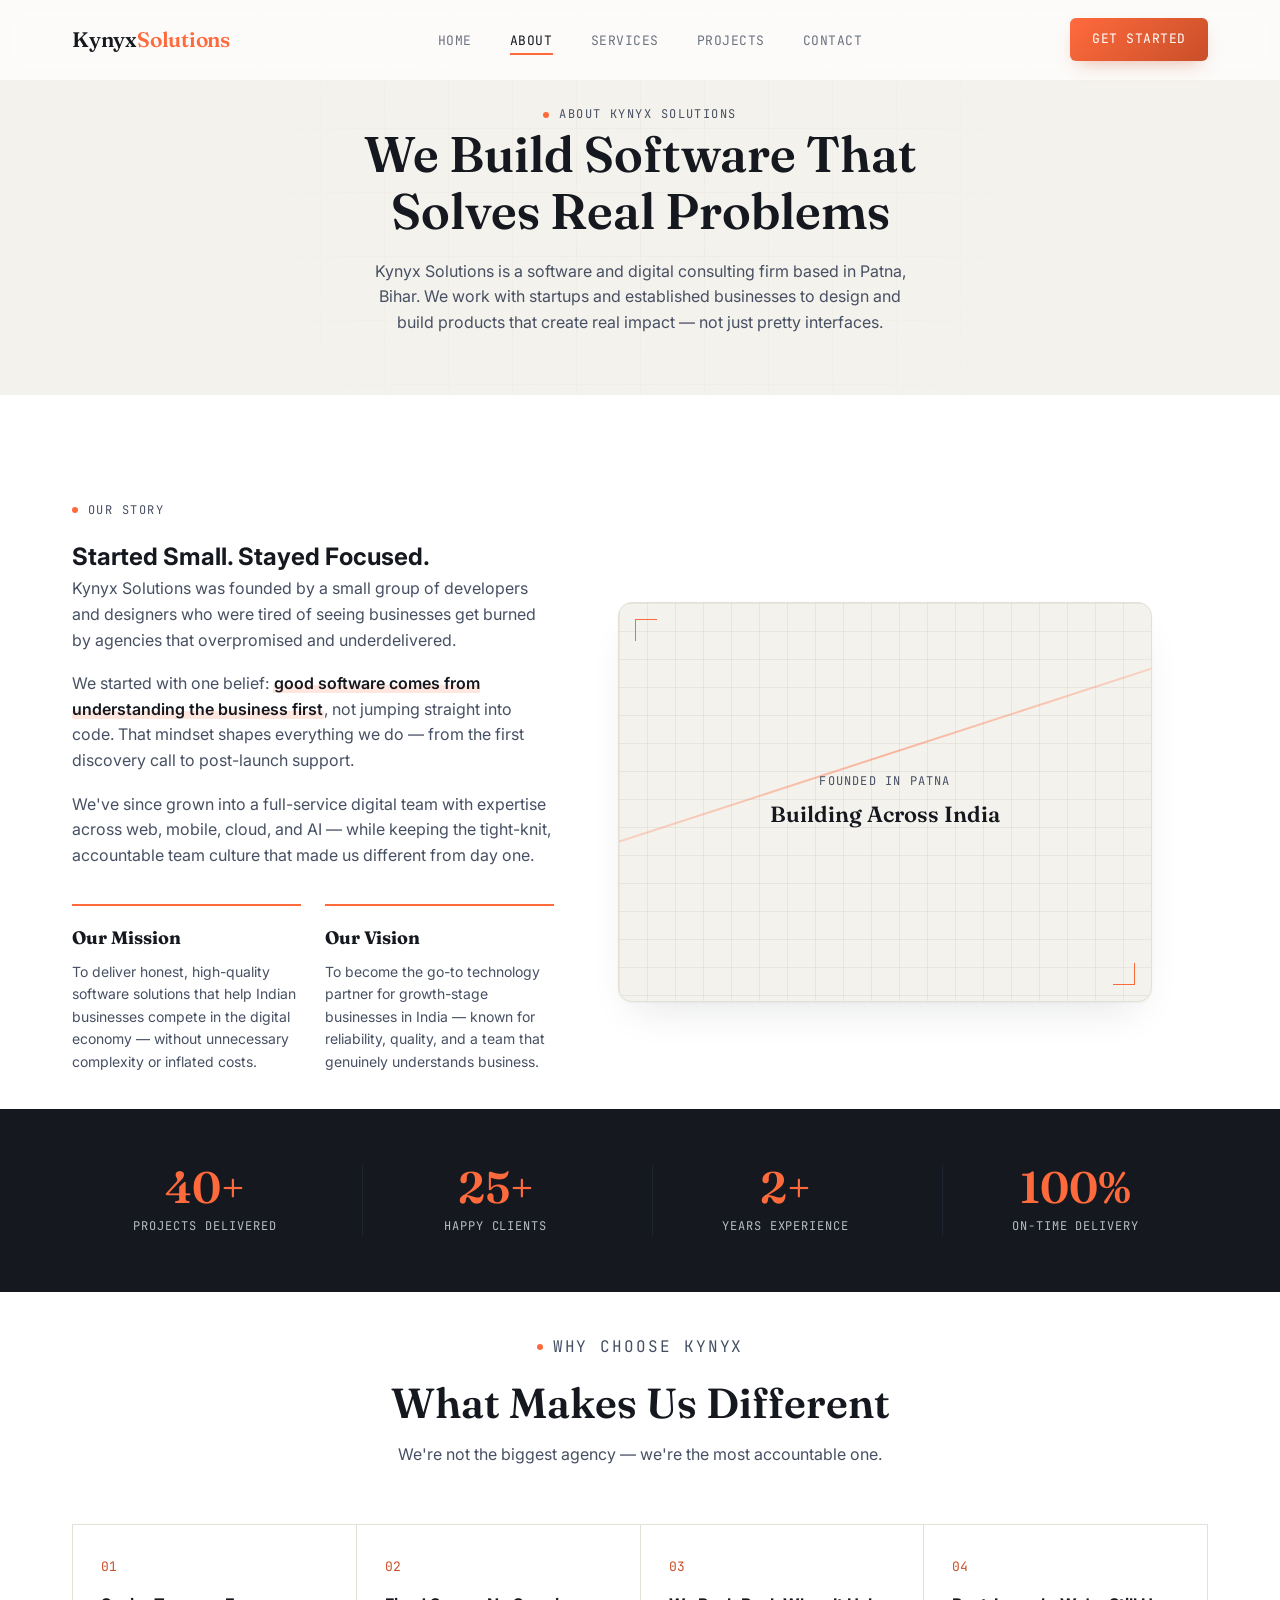
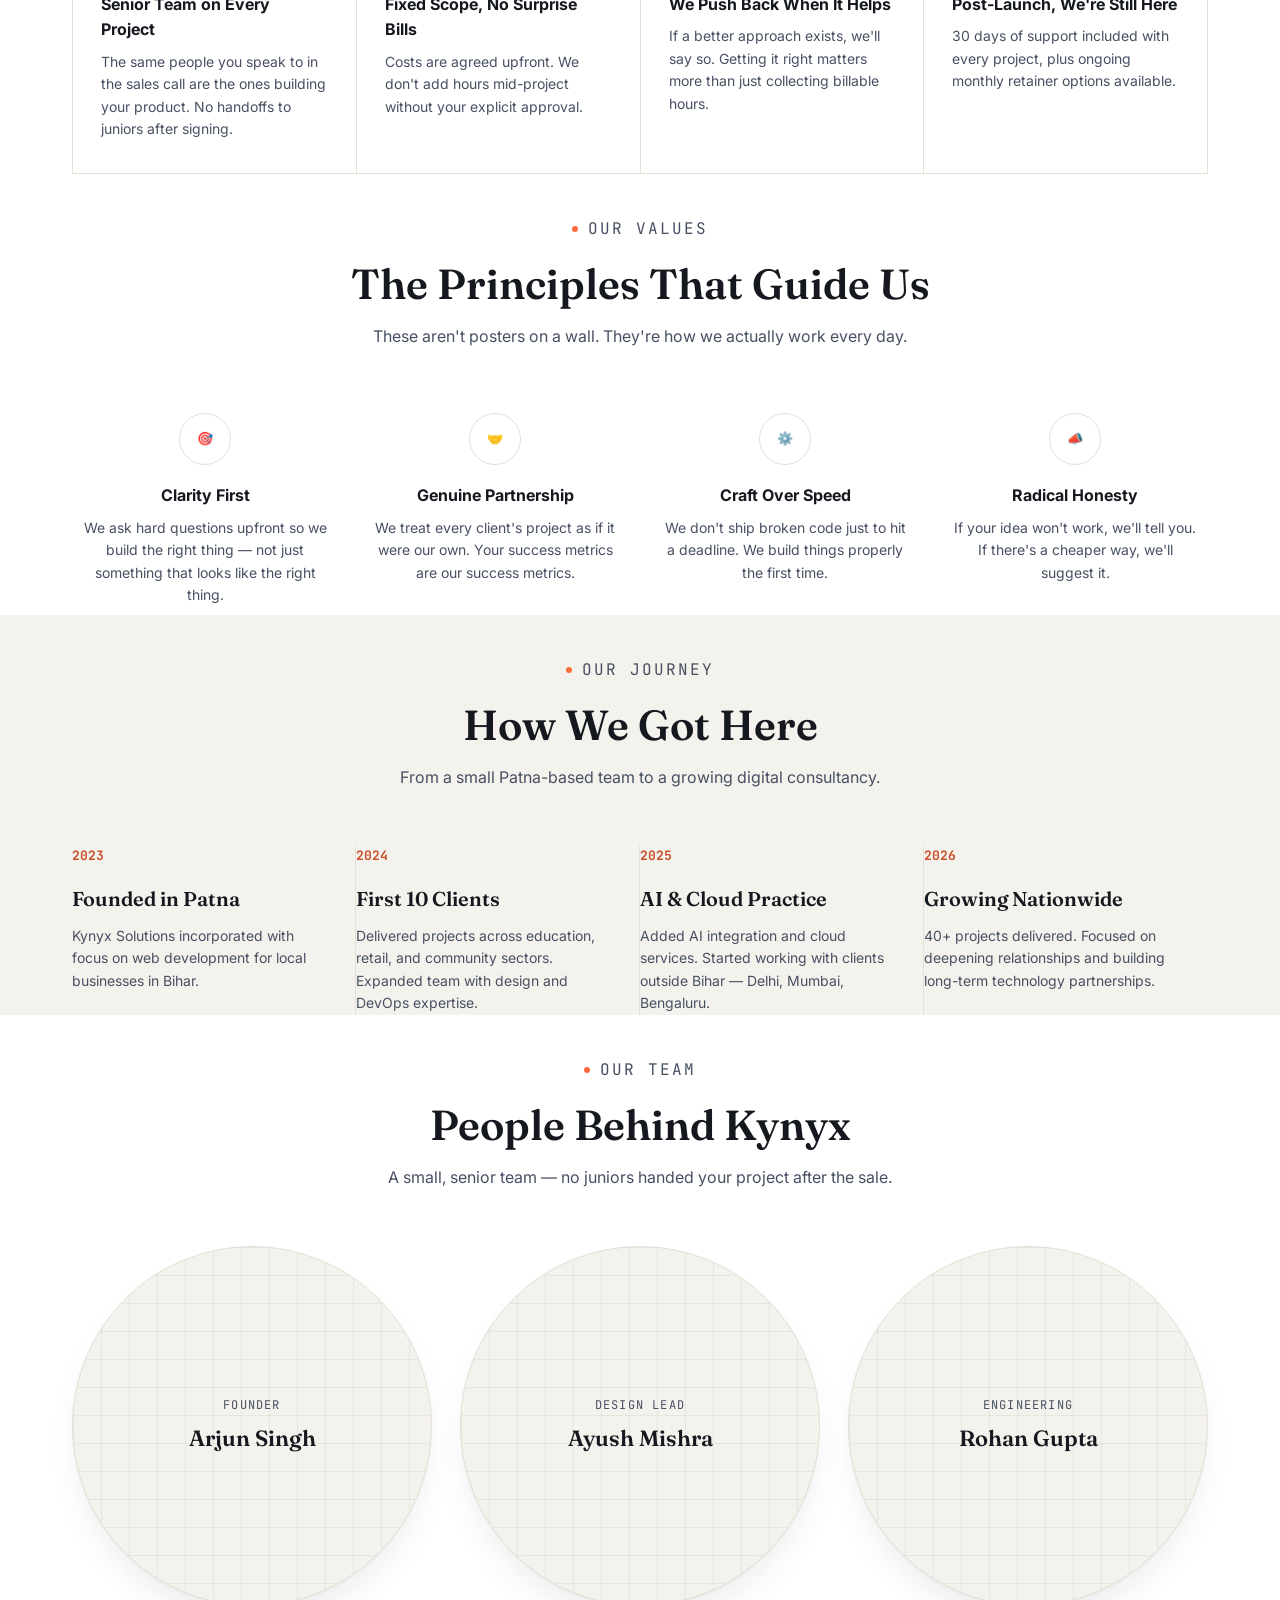
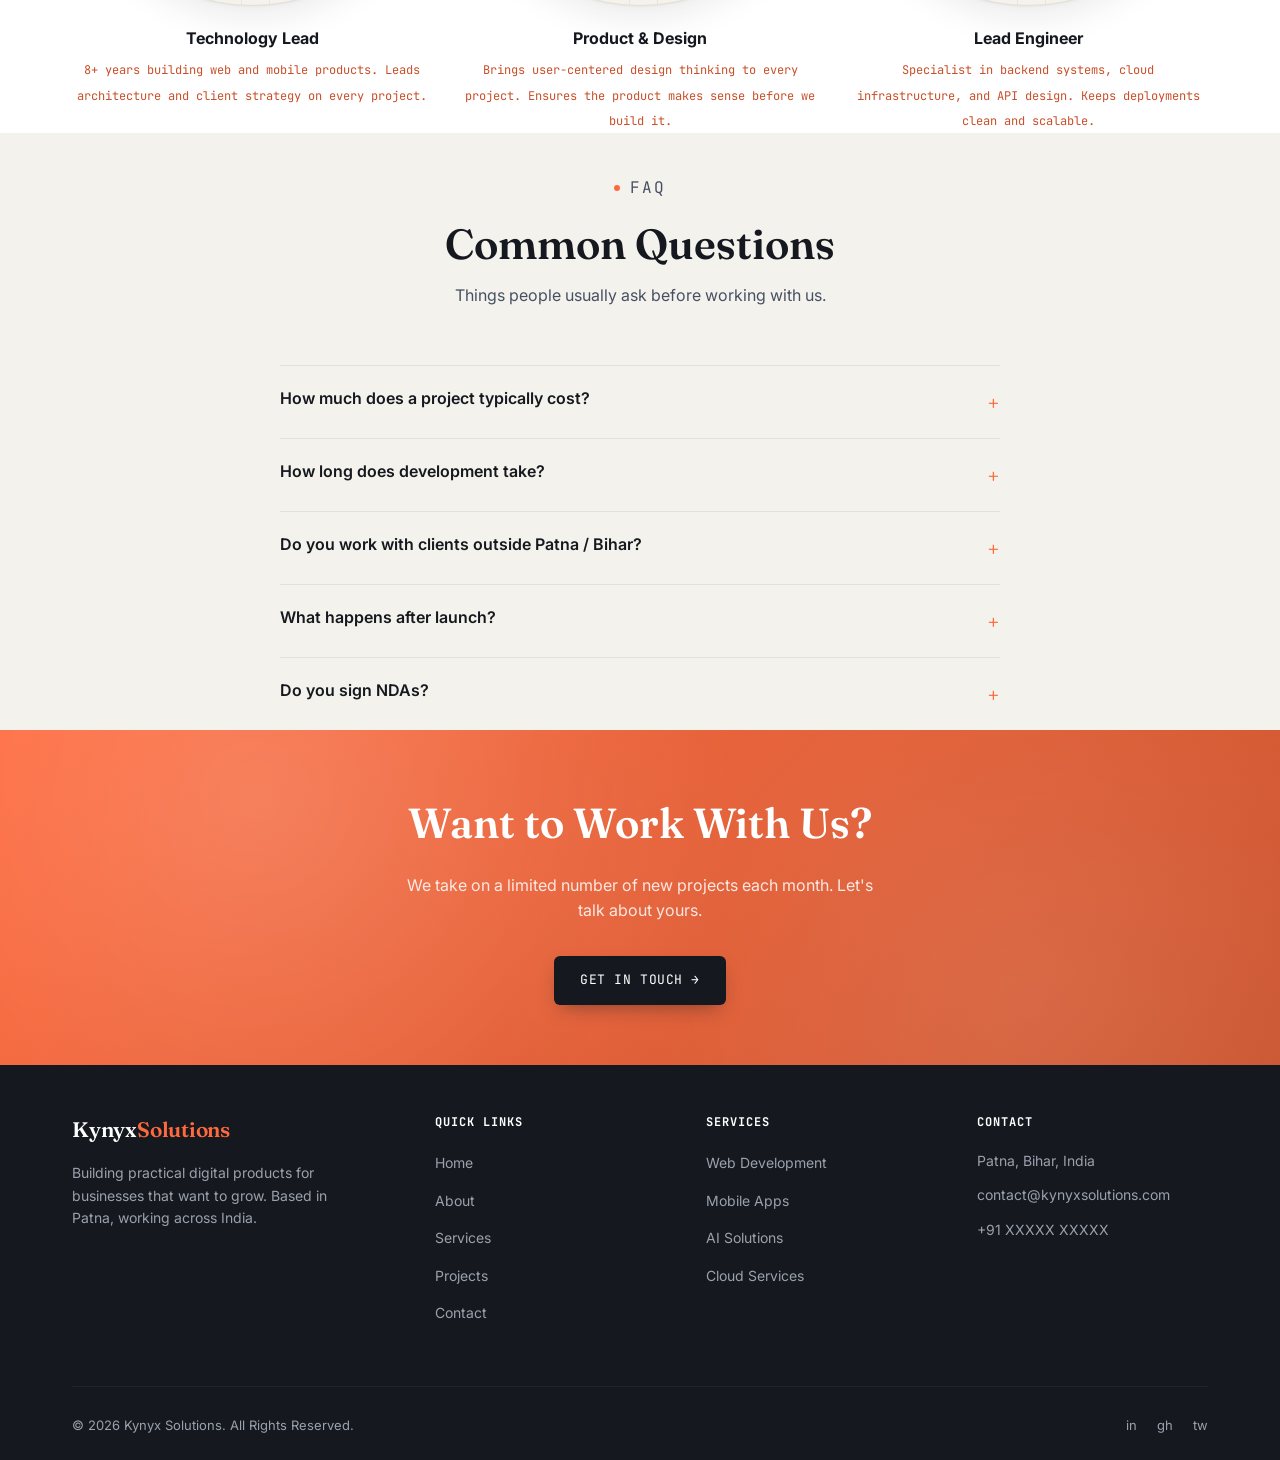
<file: about.html>
<!DOCTYPE html>
<html lang="en">
<head>
  <meta charset="UTF-8" />
  <meta name="viewport" content="width=device-width, initial-scale=1.0" />
  <title>About Us | Kynyx Solutions</title>
  <meta name="description" content="Kynyx Solutions partners with businesses to create innovative digital solutions, improve operational efficiency, and drive sustainable growth." />

  <link rel="preconnect" href="https://fonts.googleapis.com" />
  <link rel="preconnect" href="https://fonts.gstatic.com" crossorigin />
  <link href="https://fonts.googleapis.com/css2?family=Fraunces:opsz,wght@9..144,500;9..144,600;9..144,700&family=Inter:wght@400;500;600&family=JetBrains+Mono:wght@400;500&display=swap" rel="stylesheet" />

  <link rel="stylesheet" href="CSS/style.css" />
  <link rel="stylesheet" href="CSS/responsive.css" />
</head>
<body>

  <!-- ===================== HEADER ===================== -->
  <header class="site-header">
    <nav class="nav">
      <a href="index.html" class="logo">Kynyx<span>Solutions</span></a>
      <ul class="nav-links">
        <li><a href="index.html">Home</a></li>
        <li><a href="about.html" class="active">About</a></li>
        <li><a href="services.html">Services</a></li>
        <li><a href="projects.html">Projects</a></li>
        <li><a href="contact.html">Contact</a></li>
      </ul>
      <a href="contact.html" class="nav-cta">Get Started</a>
      <button class="nav-toggle" aria-label="Toggle navigation menu" aria-expanded="false">
        <span></span><span></span><span></span>
      </button>
    </nav>
  </header>

  <main>

    <!-- ===================== PAGE HERO ===================== -->
    <section class="page-hero">
      <div class="container">
        <p class="eyebrow">About Kynyx Solutions</p>
        <h1>We Build Software That<br>Solves Real Problems</h1>
        <p>
          Kynyx Solutions is a software and digital consulting firm based in Patna, Bihar.
          We work with startups and established businesses to design and build products
          that create real impact — not just pretty interfaces.
        </p>
      </div>
    </section>

    <!-- ===================== OUR STORY ===================== -->
    <section id="story">
      <div class="container split">
        <div class="about-copy">
          <p class="eyebrow">Our Story</p>
          <h2>Started Small. Stayed Focused.</h2>
          <p>
            Kynyx Solutions was founded by a small group of developers and designers who were
            tired of seeing businesses get burned by agencies that overpromised and underdelivered.
          </p>
          <p>
            We started with one belief: <span class="keyword">good software comes from understanding
            the business first</span>, not jumping straight into code. That mindset shapes everything
            we do — from the first discovery call to post-launch support.
          </p>
          <p>
            We've since grown into a full-service digital team with expertise across web, mobile,
            cloud, and AI — while keeping the tight-knit, accountable team culture that made us
            different from day one.
          </p>

          <div class="mission-vision">
            <div class="mv-card">
              <h3>Our Mission</h3>
              <p>To deliver honest, high-quality software solutions that help Indian businesses
              compete in the digital economy — without unnecessary complexity or inflated costs.</p>
            </div>
            <div class="mv-card">
              <h3>Our Vision</h3>
              <p>To become the go-to technology partner for growth-stage businesses in India —
              known for reliability, quality, and a team that genuinely understands business.</p>
            </div>
          </div>
        </div>

        <div class="split-visual viz-panel light">
          <span class="viz-corner tl"></span>
          <span class="viz-corner br"></span>
          <p class="viz-label">Founded in Patna
            <strong>Building Across India</strong>
          </p>
        </div>
      </div>
    </section>

    <!-- ===================== STATS STRIP ===================== -->
    <div class="stats-strip">
      <div class="container">
        <div class="stat">
          <p class="num">40+</p>
          <p class="label">Projects Delivered</p>
        </div>
        <div class="stat">
          <p class="num">25+</p>
          <p class="label">Happy Clients</p>
        </div>
        <div class="stat">
          <p class="num">2+</p>
          <p class="label">Years Experience</p>
        </div>
        <div class="stat">
          <p class="num">100%</p>
          <p class="label">On-Time Delivery</p>
        </div>
      </div>
    </div>

    <!-- ===================== WHY CHOOSE ===================== -->
    <section class="why-band">
      <div class="container">
        <div class="section-head center">
          <p class="eyebrow">Why Choose Kynyx</p>
          <h2>What Makes Us Different</h2>
          <p>We're not the biggest agency — we're the most accountable one.</p>
        </div>

        <div class="why-grid">
          <div class="why-card">
            <span class="feature-mark">01</span>
            <h4>Senior Team on Every Project</h4>
            <p>The same people you speak to in the sales call are the ones building your product. No handoffs to juniors after signing.</p>
          </div>
          <div class="why-card">
            <span class="feature-mark">02</span>
            <h4>Fixed Scope, No Surprise Bills</h4>
            <p>Costs are agreed upfront. We don't add hours mid-project without your explicit approval.</p>
          </div>
          <div class="why-card">
            <span class="feature-mark">03</span>
            <h4>We Push Back When It Helps</h4>
            <p>If a better approach exists, we'll say so. Getting it right matters more than just collecting billable hours.</p>
          </div>
          <div class="why-card">
            <span class="feature-mark">04</span>
            <h4>Post-Launch, We're Still Here</h4>
            <p>30 days of support included with every project, plus ongoing monthly retainer options available.</p>
          </div>
        </div>
      </div>
    </section>

    <!-- ===================== OUR VALUES ===================== -->
    <section id="values">
      <div class="container">
        <div class="section-head center">
          <p class="eyebrow">Our Values</p>
          <h2>The Principles That Guide Us</h2>
          <p>These aren't posters on a wall. They're how we actually work every day.</p>
        </div>

        <div class="values-grid">
          <div class="value-card">
            <div class="value-mark">🎯</div>
            <h4>Clarity First</h4>
            <p>We ask hard questions upfront so we build the right thing — not just something that looks like the right thing.</p>
          </div>
          <div class="value-card">
            <div class="value-mark">🤝</div>
            <h4>Genuine Partnership</h4>
            <p>We treat every client's project as if it were our own. Your success metrics are our success metrics.</p>
          </div>
          <div class="value-card">
            <div class="value-mark">⚙️</div>
            <h4>Craft Over Speed</h4>
            <p>We don't ship broken code just to hit a deadline. We build things properly the first time.</p>
          </div>
          <div class="value-card">
            <div class="value-mark">📣</div>
            <h4>Radical Honesty</h4>
            <p>If your idea won't work, we'll tell you. If there's a cheaper way, we'll suggest it.</p>
          </div>
        </div>
      </div>
    </section>

    <!-- ===================== OUR JOURNEY ===================== -->
    <section id="journey" style="background: var(--paper-dim);">
      <div class="container">
        <div class="section-head center">
          <p class="eyebrow">Our Journey</p>
          <h2>How We Got Here</h2>
          <p>From a small Patna-based team to a growing digital consultancy.</p>
        </div>

        <div class="process-list">
          <div class="process-step">
            <p class="step-num"><strong>2023</strong></p>
            <h3>Founded in Patna</h3>
            <p>Kynyx Solutions incorporated with focus on web development for local businesses in Bihar.</p>
          </div>
          <div class="process-step">
            <p class="step-num"><strong>2024</strong></p>
            <h3>First 10 Clients</h3>
            <p>Delivered projects across education, retail, and community sectors. Expanded team with design and DevOps expertise.</p>
          </div>
          <div class="process-step">
            <p class="step-num"><strong>2025</strong></p>
            <h3>AI & Cloud Practice</h3>
            <p>Added AI integration and cloud services. Started working with clients outside Bihar — Delhi, Mumbai, Bengaluru.</p>
          </div>
          <div class="process-step">
            <p class="step-num"><strong>2026</strong></p>
            <h3>Growing Nationwide</h3>
            <p>40+ projects delivered. Focused on deepening relationships and building long-term technology partnerships.</p>
          </div>
        </div>
      </div>
    </section>

    <!-- ===================== OUR TEAM ===================== -->
    <section id="team">
      <div class="container">
        <div class="section-head center">
          <p class="eyebrow">Our Team</p>
          <h2>People Behind Kynyx</h2>
          <p>A small, senior team — no juniors handed your project after the sale.</p>
        </div>

        <div class="team-grid">
          <div class="team-card">
            <div class="viz-panel light">
              <span class="viz-corner tl"></span>
              <span class="viz-corner br"></span>
              <p class="viz-label">Founder
                <strong>Arjun Singh</strong>
              </p>
            </div>
            <h4>Technology Lead</h4>
            <span>8+ years building web and mobile products. Leads architecture and client strategy on every project.</span>
          </div>
          <div class="team-card">
            <div class="viz-panel light">
              <span class="viz-corner tl"></span>
              <span class="viz-corner br"></span>
              <p class="viz-label">Design Lead
                <strong>Ayush Mishra</strong>
              </p>
            </div>
            <h4>Product & Design</h4>
            <span>Brings user-centered design thinking to every project. Ensures the product makes sense before we build it.</span>
          </div>
          <div class="team-card">
            <div class="viz-panel light">
              <span class="viz-corner tl"></span>
              <span class="viz-corner br"></span>
              <p class="viz-label">Engineering
                <strong>Rohan Gupta</strong>
              </p>
            </div>
            <h4>Lead Engineer</h4>
            <span>Specialist in backend systems, cloud infrastructure, and API design. Keeps deployments clean and scalable.</span>
          </div>
        </div>
      </div>
    </section>

    <!-- ===================== FAQ ===================== -->
    <section id="faq" style="background: var(--paper-dim);">
      <div class="container">
        <div class="section-head center">
          <p class="eyebrow">FAQ</p>
          <h2>Common Questions</h2>
          <p>Things people usually ask before working with us.</p>
        </div>

        <div style="max-width: 720px; margin: 0 auto;">

          <div class="feature-item" style="padding: 20px 0; cursor: pointer;" onclick="toggleFaq(this)">
            <div style="display:flex; justify-content:space-between; align-items:center;">
              <h4 style="font-size:16px; font-weight:600;">How much does a project typically cost?</h4>
              <span class="faq-icon" style="color:var(--signal); font-size:20px; font-weight:300;">+</span>
            </div>
            <p class="faq-ans" style="display:none; margin-top:12px; font-size:14px; color:var(--slate-dark); line-height:1.7;">
              A basic website starts around ₹25,000, while a custom web application typically ranges from ₹80,000 to ₹3,00,000+. We provide a detailed quote after a free discovery call.
            </p>
          </div>

          <div class="feature-item" style="padding: 20px 0; cursor: pointer;" onclick="toggleFaq(this)">
            <div style="display:flex; justify-content:space-between; align-items:center;">
              <h4 style="font-size:16px; font-weight:600;">How long does development take?</h4>
              <span class="faq-icon" style="color:var(--signal); font-size:20px; font-weight:300;">+</span>
            </div>
            <p class="faq-ans" style="display:none; margin-top:12px; font-size:14px; color:var(--slate-dark); line-height:1.7;">
              A landing page or brochure site takes 2–3 weeks. A web application with custom features usually takes 6–14 weeks. We'll give you a clear timeline after scoping.
            </p>
          </div>

          <div class="feature-item" style="padding: 20px 0; cursor: pointer;" onclick="toggleFaq(this)">
            <div style="display:flex; justify-content:space-between; align-items:center;">
              <h4 style="font-size:16px; font-weight:600;">Do you work with clients outside Patna / Bihar?</h4>
              <span class="faq-icon" style="color:var(--signal); font-size:20px; font-weight:300;">+</span>
            </div>
            <p class="faq-ans" style="display:none; margin-top:12px; font-size:14px; color:var(--slate-dark); line-height:1.7;">
              Yes — we work fully remote with clients across India. All coordination via video calls, Slack, and shared project boards.
            </p>
          </div>

          <div class="feature-item" style="padding: 20px 0; cursor: pointer;" onclick="toggleFaq(this)">
            <div style="display:flex; justify-content:space-between; align-items:center;">
              <h4 style="font-size:16px; font-weight:600;">What happens after launch?</h4>
              <span class="faq-icon" style="color:var(--signal); font-size:20px; font-weight:300;">+</span>
            </div>
            <p class="faq-ans" style="display:none; margin-top:12px; font-size:14px; color:var(--slate-dark); line-height:1.7;">
              Every project includes 30 days of post-launch support. For ongoing maintenance, we offer monthly retainer plans starting at ₹8,000/month.
            </p>
          </div>

          <div class="feature-item" style="padding: 20px 0; cursor: pointer;" onclick="toggleFaq(this)">
            <div style="display:flex; justify-content:space-between; align-items:center;">
              <h4 style="font-size:16px; font-weight:600;">Do you sign NDAs?</h4>
              <span class="faq-icon" style="color:var(--signal); font-size:20px; font-weight:300;">+</span>
            </div>
            <p class="faq-ans" style="display:none; margin-top:12px; font-size:14px; color:var(--slate-dark); line-height:1.7;">
              Yes. We're happy to sign an NDA before any technical discussions. We take client confidentiality seriously.
            </p>
          </div>

        </div>
      </div>
    </section>

    <!-- ===================== CTA BAND ===================== -->
    <section class="cta-band">
      <div class="container">
        <h2>Want to Work With Us?</h2>
        <p>We take on a limited number of new projects each month. Let's talk about yours.</p>
        <a href="contact.html" class="btn btn-primary">Get in Touch →</a>
      </div>
    </section>

  </main>

  <!-- ===================== FOOTER ===================== -->
  <footer class="site-footer">
    <div class="container">
      <div class="footer-grid">
        <div class="footer-brand">
          <a href="index.html" class="logo">Kynyx<span>Solutions</span></a>
          <p>Building practical digital products for businesses that want to grow. Based in Patna, working across India.</p>
        </div>
        <div class="footer-col">
          <h5>Quick Links</h5>
          <ul>
            <li><a href="index.html">Home</a></li>
            <li><a href="about.html">About</a></li>
            <li><a href="services.html">Services</a></li>
            <li><a href="projects.html">Projects</a></li>
            <li><a href="contact.html">Contact</a></li>
          </ul>
        </div>
        <div class="footer-col">
          <h5>Services</h5>
          <ul>
            <li><a href="services.html">Web Development</a></li>
            <li><a href="services.html">Mobile Apps</a></li>
            <li><a href="services.html">AI Solutions</a></li>
            <li><a href="services.html">Cloud Services</a></li>
          </ul>
        </div>
        <div class="footer-col">
          <h5>Contact</h5>
          <ul>
            <li><p>Patna, Bihar, India</p></li>
            <li><p>contact@kynyxsolutions.com</p></li>
            <li><p>+91 XXXXX XXXXX</p></li>
          </ul>
        </div>
      </div>
      <div class="footer-bottom">
        <p>© 2026 Kynyx Solutions. All Rights Reserved.</p>
        <div class="footer-socials">
          <a href="#" aria-label="LinkedIn">in</a>
          <a href="#" aria-label="GitHub">gh</a>
          <a href="#" aria-label="Twitter">tw</a>
        </div>
      </div>
    </div>
  </footer>

  <script src="js/main.js"></script>
  <script>
    function toggleFaq(el) {
      const ans = el.querySelector('.faq-ans');
      const icon = el.querySelector('.faq-icon');
      const isOpen = ans.style.display === 'block';
      document.querySelectorAll('.faq-ans').forEach(a => a.style.display = 'none');
      document.querySelectorAll('.faq-icon').forEach(i => i.textContent = '+');
      if (!isOpen) {
        ans.style.display = 'block';
        icon.textContent = '−';
      }
    }
  </script>

</body>
</html>
</file>
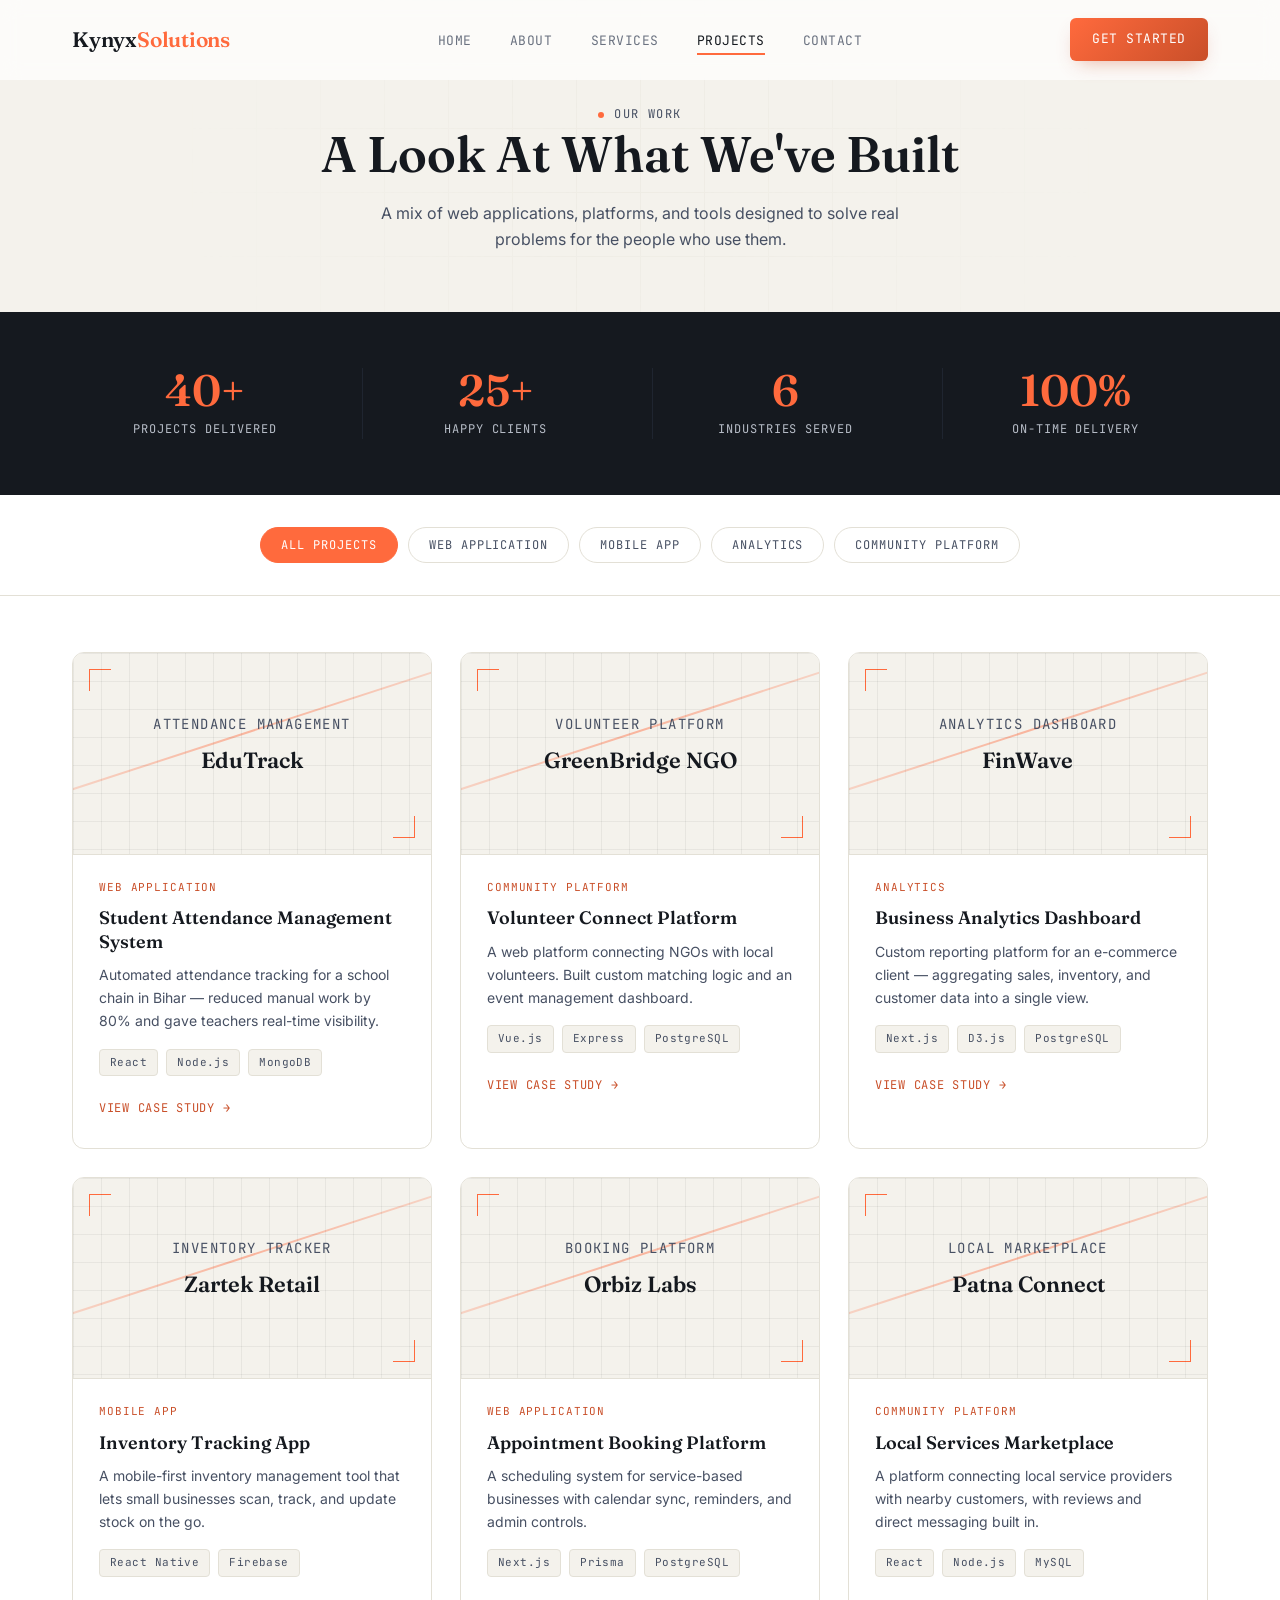
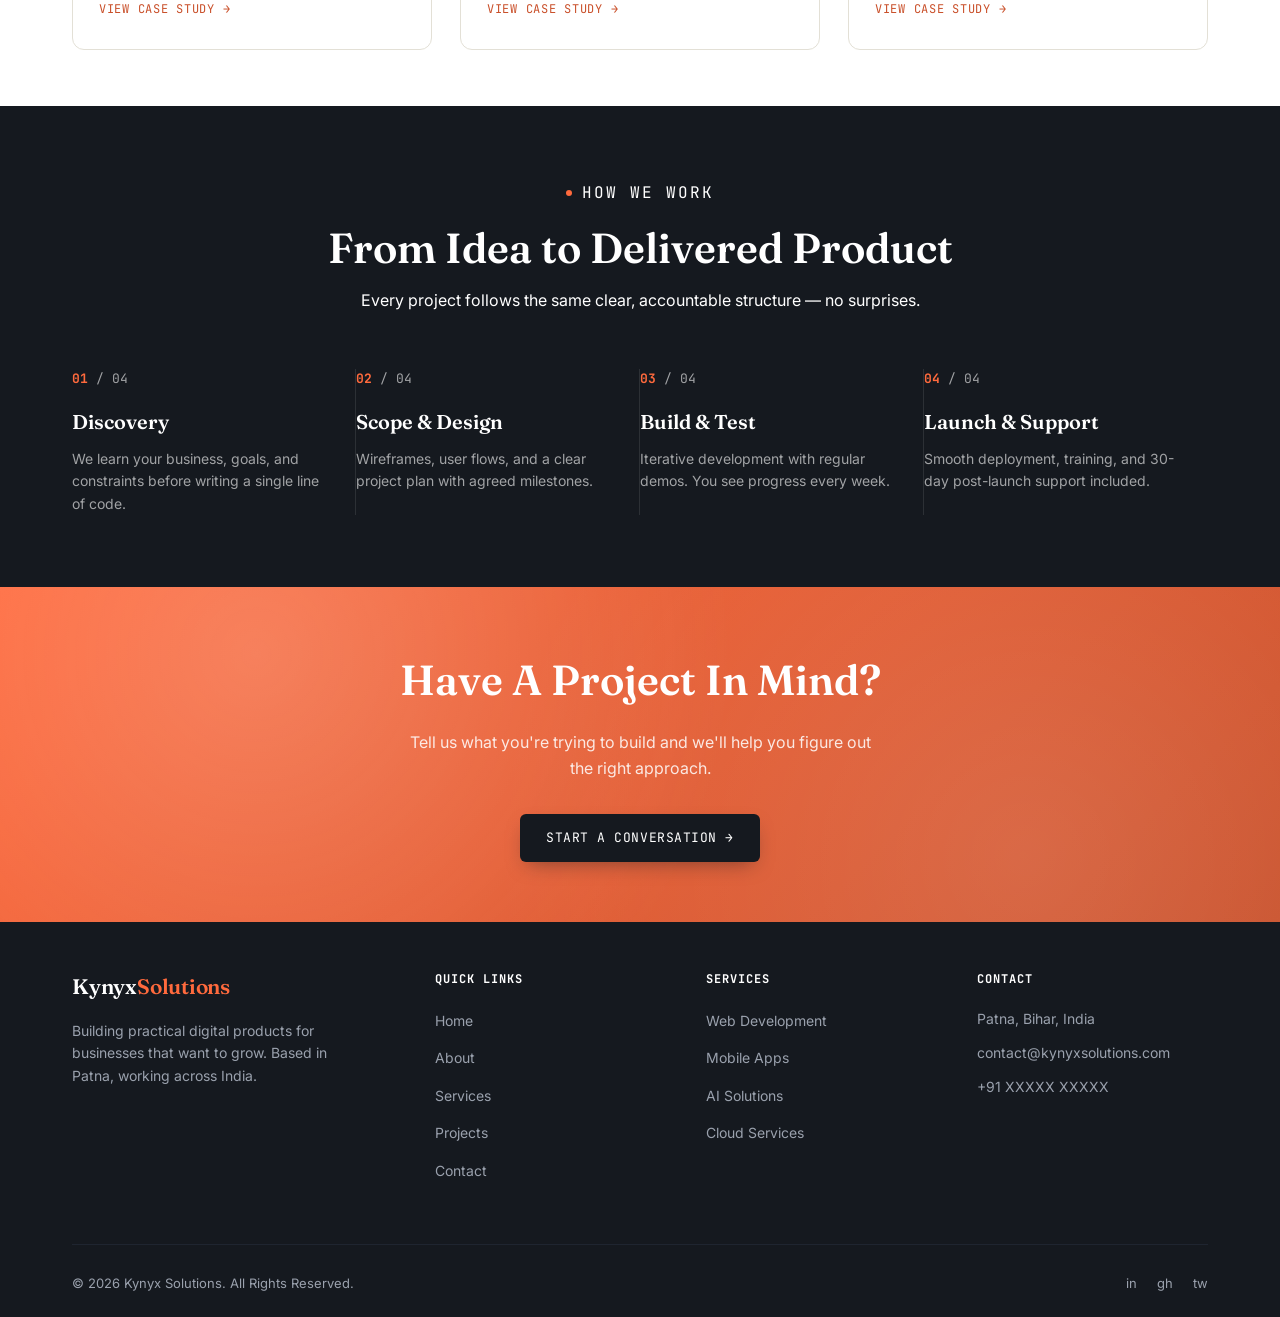
<file: Projects.html>
<!DOCTYPE html>
<html lang="en">
<head>
  <meta charset="UTF-8" />
  <meta name="viewport" content="width=device-width, initial-scale=1.0" />
  <title>Projects | Kynyx Solutions</title>
  <meta name="description" content="Browse Kynyx Solutions' project work — web applications, mobile platforms, and data analytics tools built for real-world use cases." />

  <link rel="preconnect" href="https://fonts.googleapis.com" />
  <link rel="preconnect" href="https://fonts.gstatic.com" crossorigin />
  <link href="https://fonts.googleapis.com/css2?family=Fraunces:opsz,wght@9..144,500;9..144,600;9..144,700&family=Inter:wght@400;500;600&family=JetBrains+Mono:wght@400;500&display=swap" rel="stylesheet" />

  <link rel="stylesheet" href="CSS/style.css" />
  <link rel="stylesheet" href="CSS/responsive.css" />
  <link rel="stylesheet" href="CSS/projects.css" />
</head>
<body>

  <!-- HEADER -->
  <header class="site-header">
    <nav class="nav">
      <a href="index.html" class="logo">Kynyx<span>Solutions</span></a>
      <ul class="nav-links">
        <li><a href="index.html">Home</a></li>
        <li><a href="about.html">About</a></li>
        <li><a href="services.html">Services</a></li>
        <li><a href="projects.html" class="active">Projects</a></li>
        <li><a href="contact.html">Contact</a></li>
      </ul>
      <a href="contact.html" class="nav-cta">Get Started</a>
      <button class="nav-toggle" aria-label="Toggle navigation menu" aria-expanded="false">
        <span></span><span></span><span></span>
      </button>
    </nav>
  </header>

  <main>

    <!-- PAGE HERO -->
    <section class="page-hero">
      <div class="container">
        <p class="eyebrow">Our Work</p>
        <h1>A Look At What We've Built</h1>
        <p>A mix of web applications, platforms, and tools designed to solve real problems for the people who use them.</p>
      </div>
    </section>

    <!-- STATS STRIP -->
    <div class="stats-strip">
      <div class="container">
        <div class="stat">
          <p class="num">40+</p>
          <p class="label">Projects Delivered</p>
        </div>
        <div class="stat">
          <p class="num">25+</p>
          <p class="label">Happy Clients</p>
        </div>
        <div class="stat">
          <p class="num">6</p>
          <p class="label">Industries Served</p>
        </div>
        <div class="stat">
          <p class="num">100%</p>
          <p class="label">On-Time Delivery</p>
        </div>
      </div>
    </div>

    <!-- FILTER TABS -->
    <section id="filter-section">
      <div class="container">
        <div class="filter-tabs">
          <button class="filter-tab active" data-filter="all">All Projects</button>
          <button class="filter-tab" data-filter="web">Web Application</button>
          <button class="filter-tab" data-filter="mobile">Mobile App</button>
          <button class="filter-tab" data-filter="analytics">Analytics</button>
          <button class="filter-tab" data-filter="community">Community Platform</button>
        </div>
      </div>
    </section>

    <!-- PROJECTS GRID -->
    <section id="all-projects">
      <div class="container">
        <div class="projects-grid">

          <div class="project-card" data-category="web" data-reveal="up">
            <div class="viz-panel light flat">
              <span class="viz-corner tl"></span>
              <span class="viz-corner br"></span>
              <p class="viz-label">Attendance Management
                <strong>EduTrack</strong>
              </p>
            </div>
            <div class="project-body">
              <span class="project-tag">Web Application</span>
              <h3>Student Attendance Management System</h3>
              <p>Automated attendance tracking for a school chain in Bihar — reduced manual work by 80% and gave teachers real-time visibility.</p>
              <div class="tech-tags">
                <span>React</span>
                <span>Node.js</span>
                <span>MongoDB</span>
              </div>
              <a href="#" class="project-link">View Case Study →</a>
            </div>
          </div>

          <div class="project-card" data-category="community" data-reveal="up">
            <div class="viz-panel light flat">
              <span class="viz-corner tl"></span>
              <span class="viz-corner br"></span>
              <p class="viz-label">Volunteer Platform
                <strong>GreenBridge NGO</strong>
              </p>
            </div>
            <div class="project-body">
              <span class="project-tag">Community Platform</span>
              <h3>Volunteer Connect Platform</h3>
              <p>A web platform connecting NGOs with local volunteers. Built custom matching logic and an event management dashboard.</p>
              <div class="tech-tags">
                <span>Vue.js</span>
                <span>Express</span>
                <span>PostgreSQL</span>
              </div>
              <a href="#" class="project-link">View Case Study →</a>
            </div>
          </div>

          <div class="project-card" data-category="analytics" data-reveal="up">
            <div class="viz-panel light flat">
              <span class="viz-corner tl"></span>
              <span class="viz-corner br"></span>
              <p class="viz-label">Analytics Dashboard
                <strong>FinWave</strong>
              </p>
            </div>
            <div class="project-body">
              <span class="project-tag">Analytics</span>
              <h3>Business Analytics Dashboard</h3>
              <p>Custom reporting platform for an e-commerce client — aggregating sales, inventory, and customer data into a single view.</p>
              <div class="tech-tags">
                <span>Next.js</span>
                <span>D3.js</span>
                <span>PostgreSQL</span>
              </div>
              <a href="#" class="project-link">View Case Study →</a>
            </div>
          </div>

          <div class="project-card" data-category="mobile" data-reveal="up">
            <div class="viz-panel light flat">
              <span class="viz-corner tl"></span>
              <span class="viz-corner br"></span>
              <p class="viz-label">Inventory Tracker
                <strong>Zartek Retail</strong>
              </p>
            </div>
            <div class="project-body">
              <span class="project-tag">Mobile App</span>
              <h3>Inventory Tracking App</h3>
              <p>A mobile-first inventory management tool that lets small businesses scan, track, and update stock on the go.</p>
              <div class="tech-tags">
                <span>React Native</span>
                <span>Firebase</span>
              </div>
              <a href="#" class="project-link">View Case Study →</a>
            </div>
          </div>

          <div class="project-card" data-category="web" data-reveal="up">
            <div class="viz-panel light flat">
              <span class="viz-corner tl"></span>
              <span class="viz-corner br"></span>
              <p class="viz-label">Booking Platform
                <strong>Orbiz Labs</strong>
              </p>
            </div>
            <div class="project-body">
              <span class="project-tag">Web Application</span>
              <h3>Appointment Booking Platform</h3>
              <p>A scheduling system for service-based businesses with calendar sync, reminders, and admin controls.</p>
              <div class="tech-tags">
                <span>Next.js</span>
                <span>Prisma</span>
                <span>PostgreSQL</span>
              </div>
              <a href="#" class="project-link">View Case Study →</a>
            </div>
          </div>

          <div class="project-card" data-category="community" data-reveal="up">
            <div class="viz-panel light flat">
              <span class="viz-corner tl"></span>
              <span class="viz-corner br"></span>
              <p class="viz-label">Local Marketplace
                <strong>Patna Connect</strong>
              </p>
            </div>
            <div class="project-body">
              <span class="project-tag">Community Platform</span>
              <h3>Local Services Marketplace</h3>
              <p>A platform connecting local service providers with nearby customers, with reviews and direct messaging built in.</p>
              <div class="tech-tags">
                <span>React</span>
                <span>Node.js</span>
                <span>MySQL</span>
              </div>
              <a href="#" class="project-link">View Case Study →</a>
            </div>
          </div>

        </div>

        <p class="no-results" hidden>No projects found in this category yet.</p>
      </div>
    </section>

    <!-- PROCESS -->
    <section id="how-we-work" class="prj-process">
      <div class="container">
        <div class="section-head center">
          <p class="eyebrow">How We Work</p>
          <h2>From Idea to Delivered Product</h2>
          <p>Every project follows the same clear, accountable structure — no surprises.</p>
        </div>
        <div class="process-list">
          <div class="process-step" data-reveal="up">
            <p class="step-num"><strong>01</strong> / 04</p>
            <h3>Discovery</h3>
            <p>We learn your business, goals, and constraints before writing a single line of code.</p>
          </div>
          <div class="process-step" data-reveal="up">
            <p class="step-num"><strong>02</strong> / 04</p>
            <h3>Scope & Design</h3>
            <p>Wireframes, user flows, and a clear project plan with agreed milestones.</p>
          </div>
          <div class="process-step" data-reveal="up">
            <p class="step-num"><strong>03</strong> / 04</p>
            <h3>Build & Test</h3>
            <p>Iterative development with regular demos. You see progress every week.</p>
          </div>
          <div class="process-step" data-reveal="up">
            <p class="step-num"><strong>04</strong> / 04</p>
            <h3>Launch & Support</h3>
            <p>Smooth deployment, training, and 30-day post-launch support included.</p>
          </div>
        </div>
      </div>
    </section>

    <!-- CTA -->
    <section class="cta-band">
      <div class="container">
        <h2>Have A Project In Mind?</h2>
        <p>Tell us what you're trying to build and we'll help you figure out the right approach.</p>
        <a href="contact.html" class="btn btn-primary">Start A Conversation →</a>
      </div>
    </section>

  </main>

  <!-- FOOTER -->
  <footer class="site-footer">
    <div class="container">
      <div class="footer-grid">
        <div class="footer-brand">
          <a href="index.html" class="logo">Kynyx<span>Solutions</span></a>
          <p>Building practical digital products for businesses that want to grow. Based in Patna, working across India.</p>
        </div>
        <div class="footer-col">
          <h5>Quick Links</h5>
          <ul>
            <li><a href="index.html">Home</a></li>
            <li><a href="about.html">About</a></li>
            <li><a href="services.html">Services</a></li>
            <li><a href="projects.html">Projects</a></li>
            <li><a href="contact.html">Contact</a></li>
          </ul>
        </div>
        <div class="footer-col">
          <h5>Services</h5>
          <ul>
            <li><a href="services.html#web-development">Web Development</a></li>
            <li><a href="services.html#mobile-apps">Mobile Apps</a></li>
            <li><a href="services.html#ai-solutions">AI Solutions</a></li>
            <li><a href="services.html#cloud-services">Cloud Services</a></li>
          </ul>
        </div>
        <div class="footer-col">
          <h5>Contact</h5>
          <ul>
            <li><p>Patna, Bihar, India</p></li>
            <li><p>contact@kynyxsolutions.com</p></li>
            <li><p>+91 XXXXX XXXXX</p></li>
          </ul>
        </div>
      </div>
      <div class="footer-bottom">
        <p>© 2026 Kynyx Solutions. All Rights Reserved.</p>
        <div class="footer-socials">
          <a href="#" aria-label="LinkedIn">in</a>
          <a href="#" aria-label="GitHub">gh</a>
          <a href="#" aria-label="Twitter">tw</a>
        </div>
      </div>
    </div>
  </footer>

  <script src="js/main.js"></script>
  <script src="js/projects.js"></script>
</body>
</html>
</file>
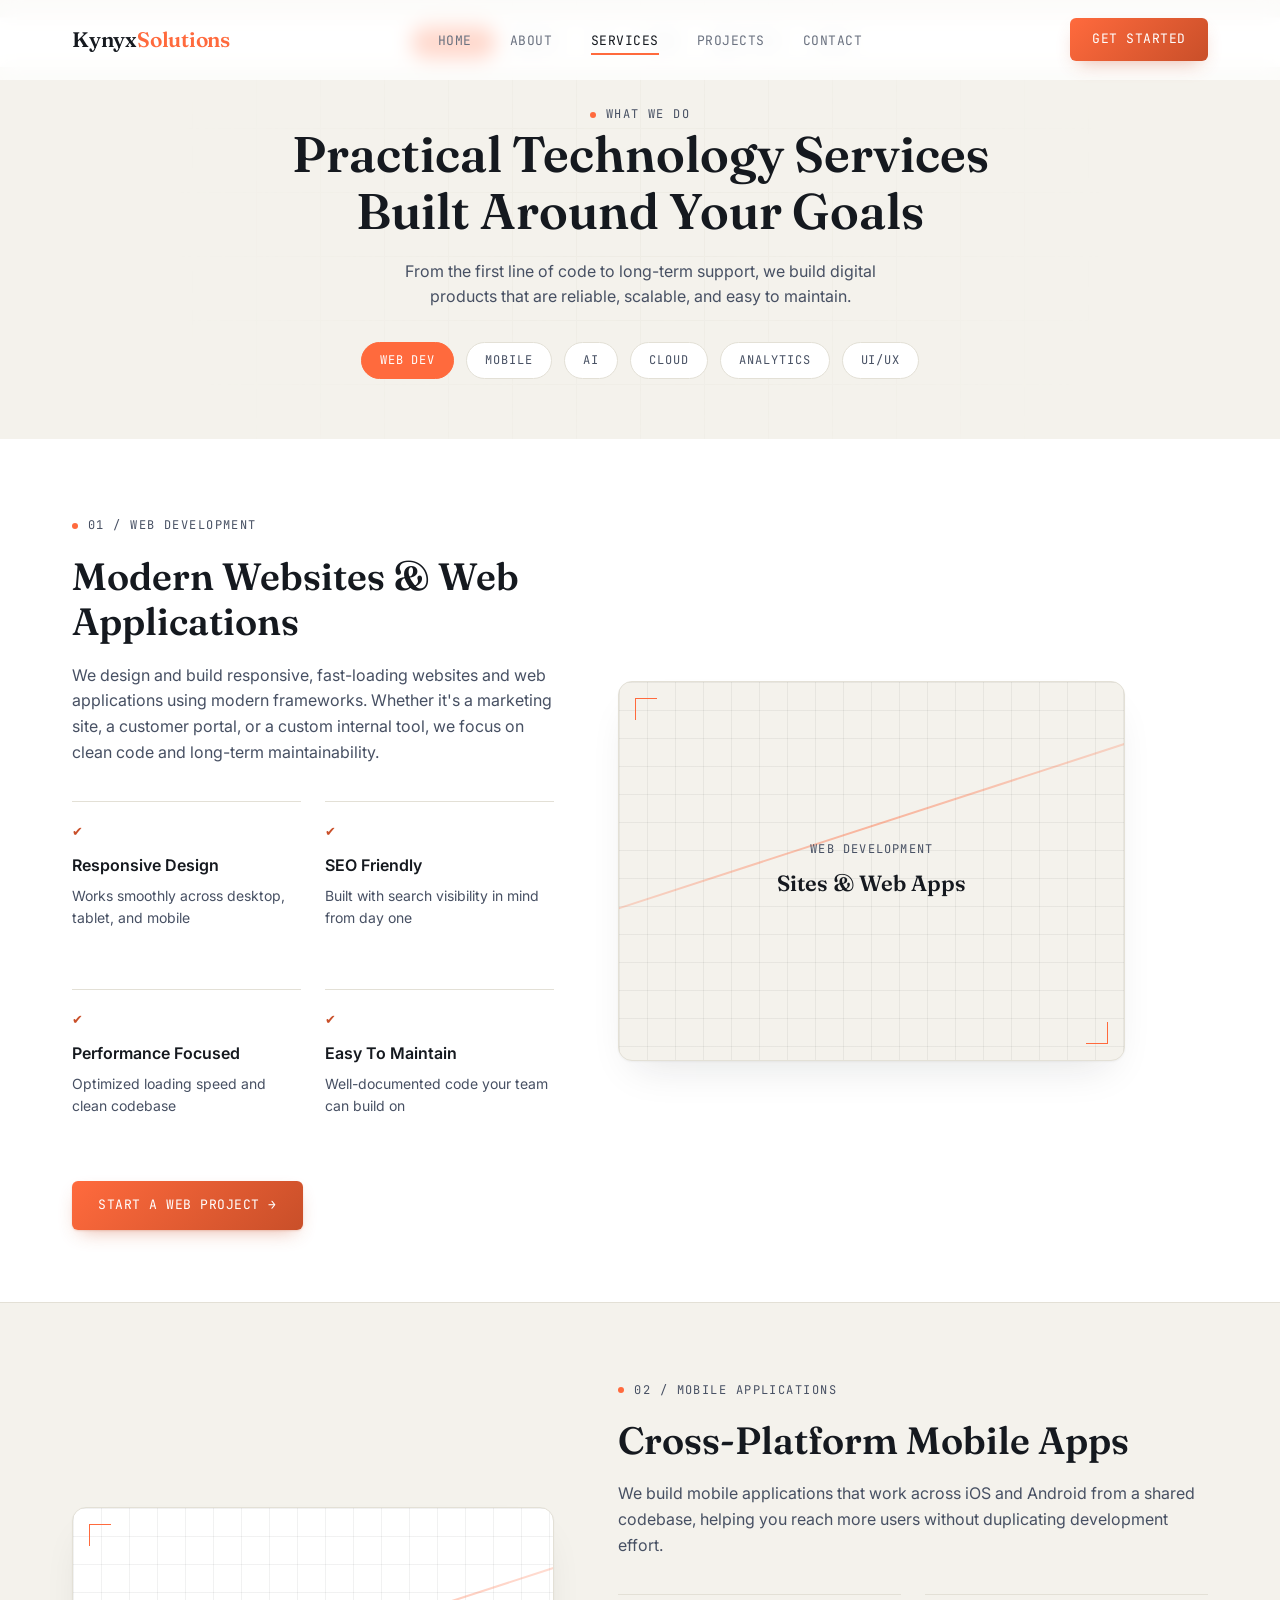
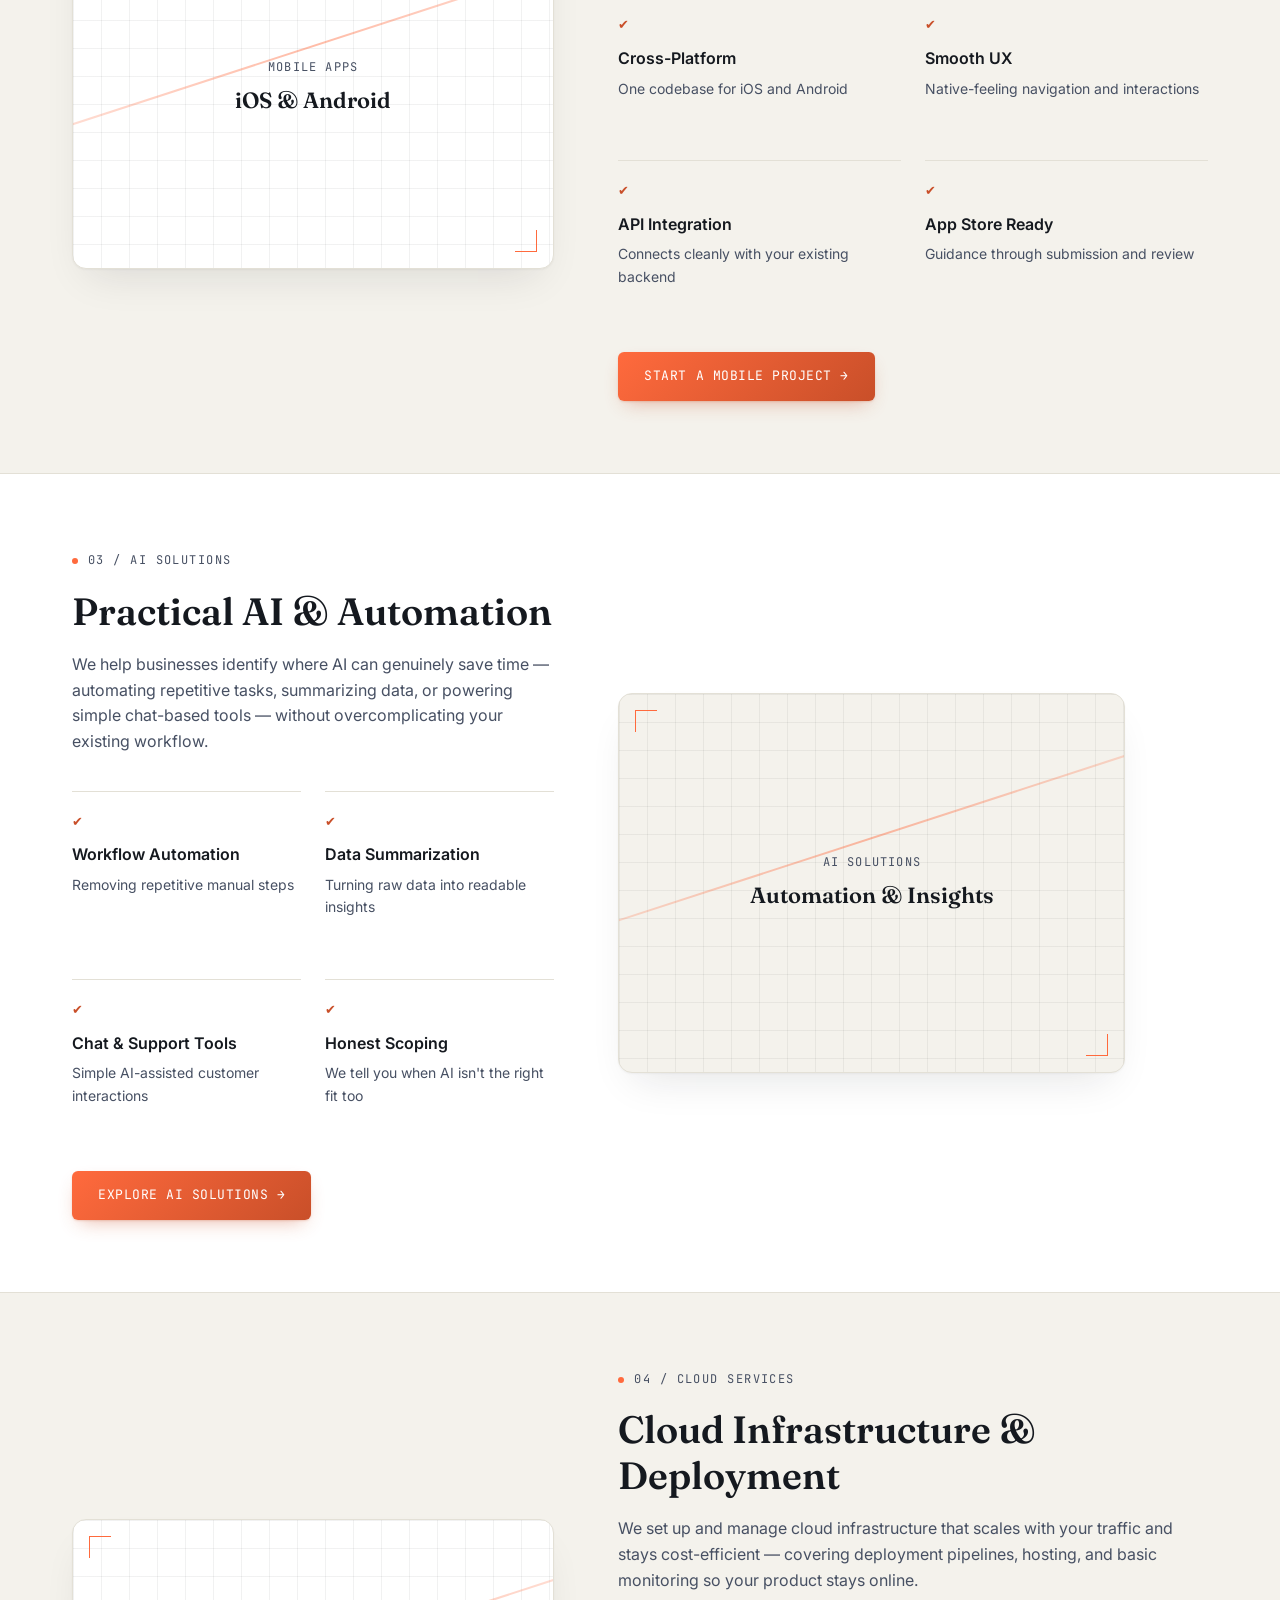
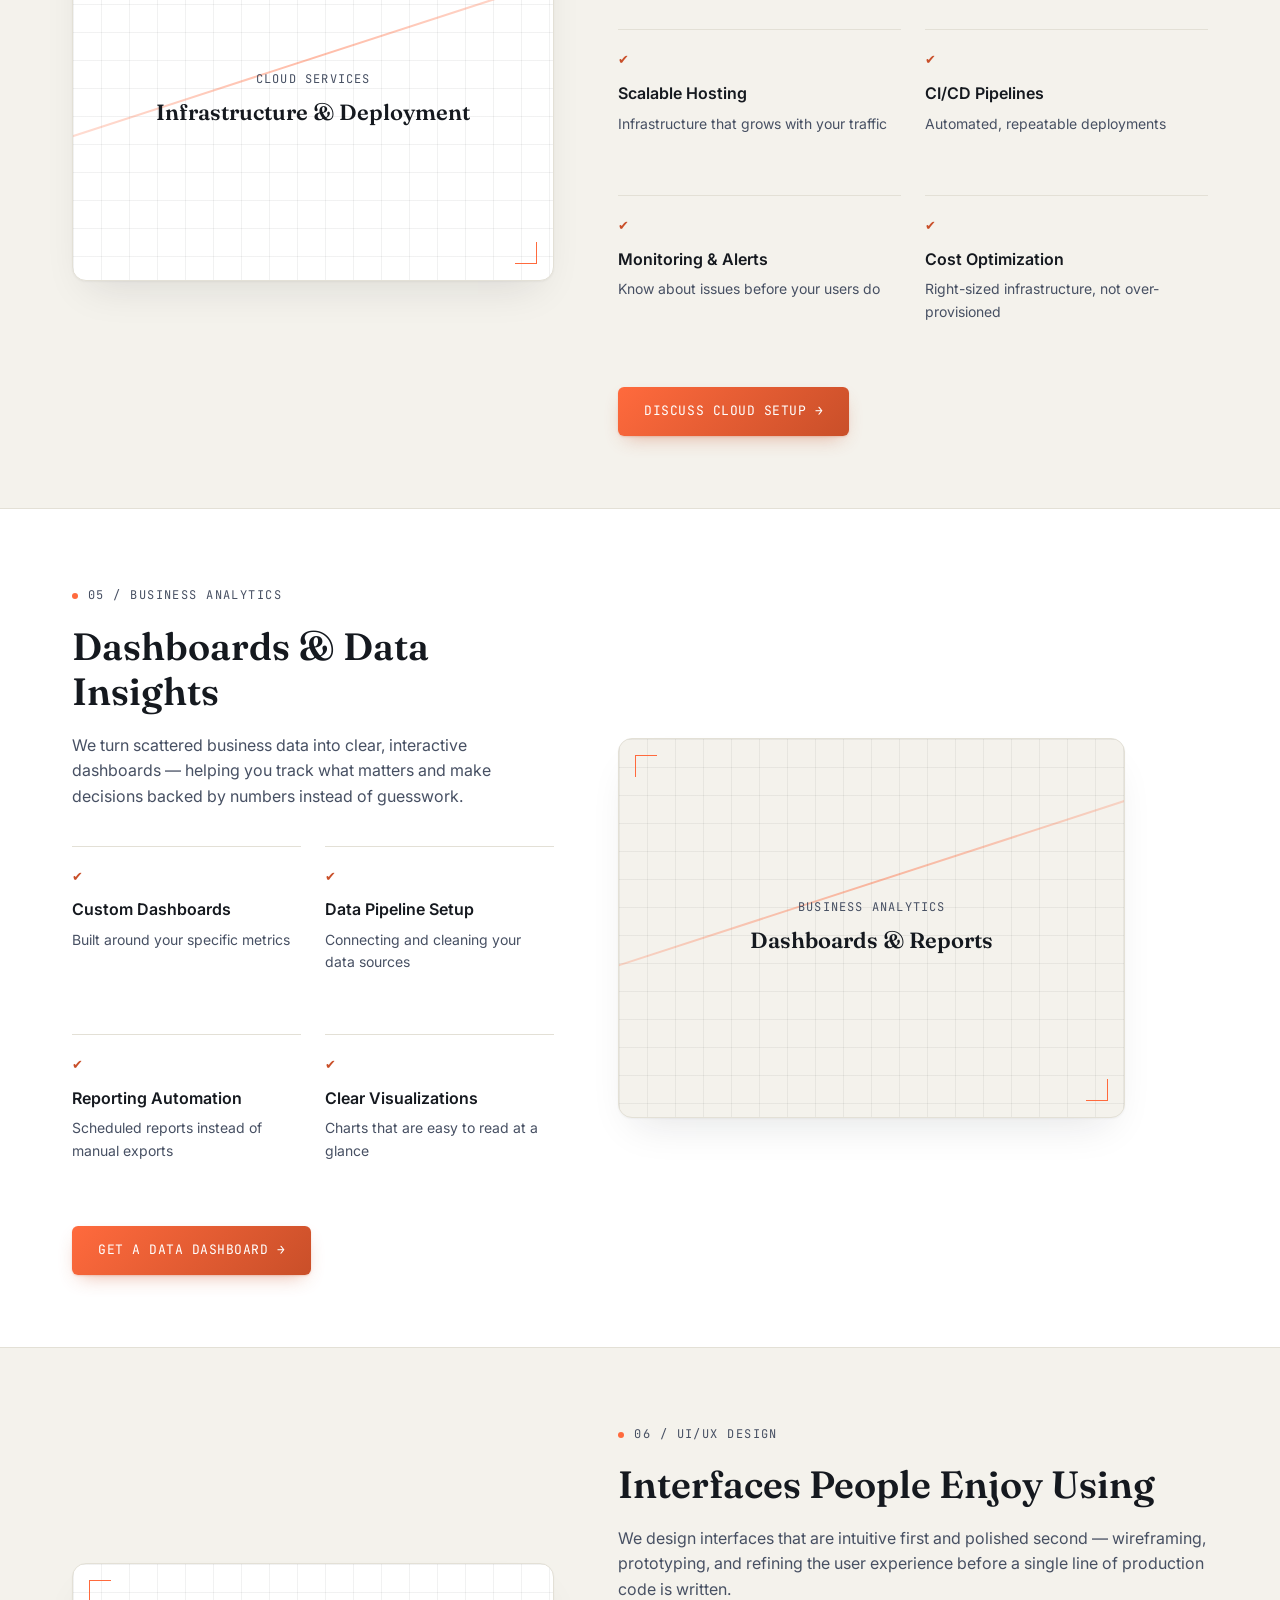
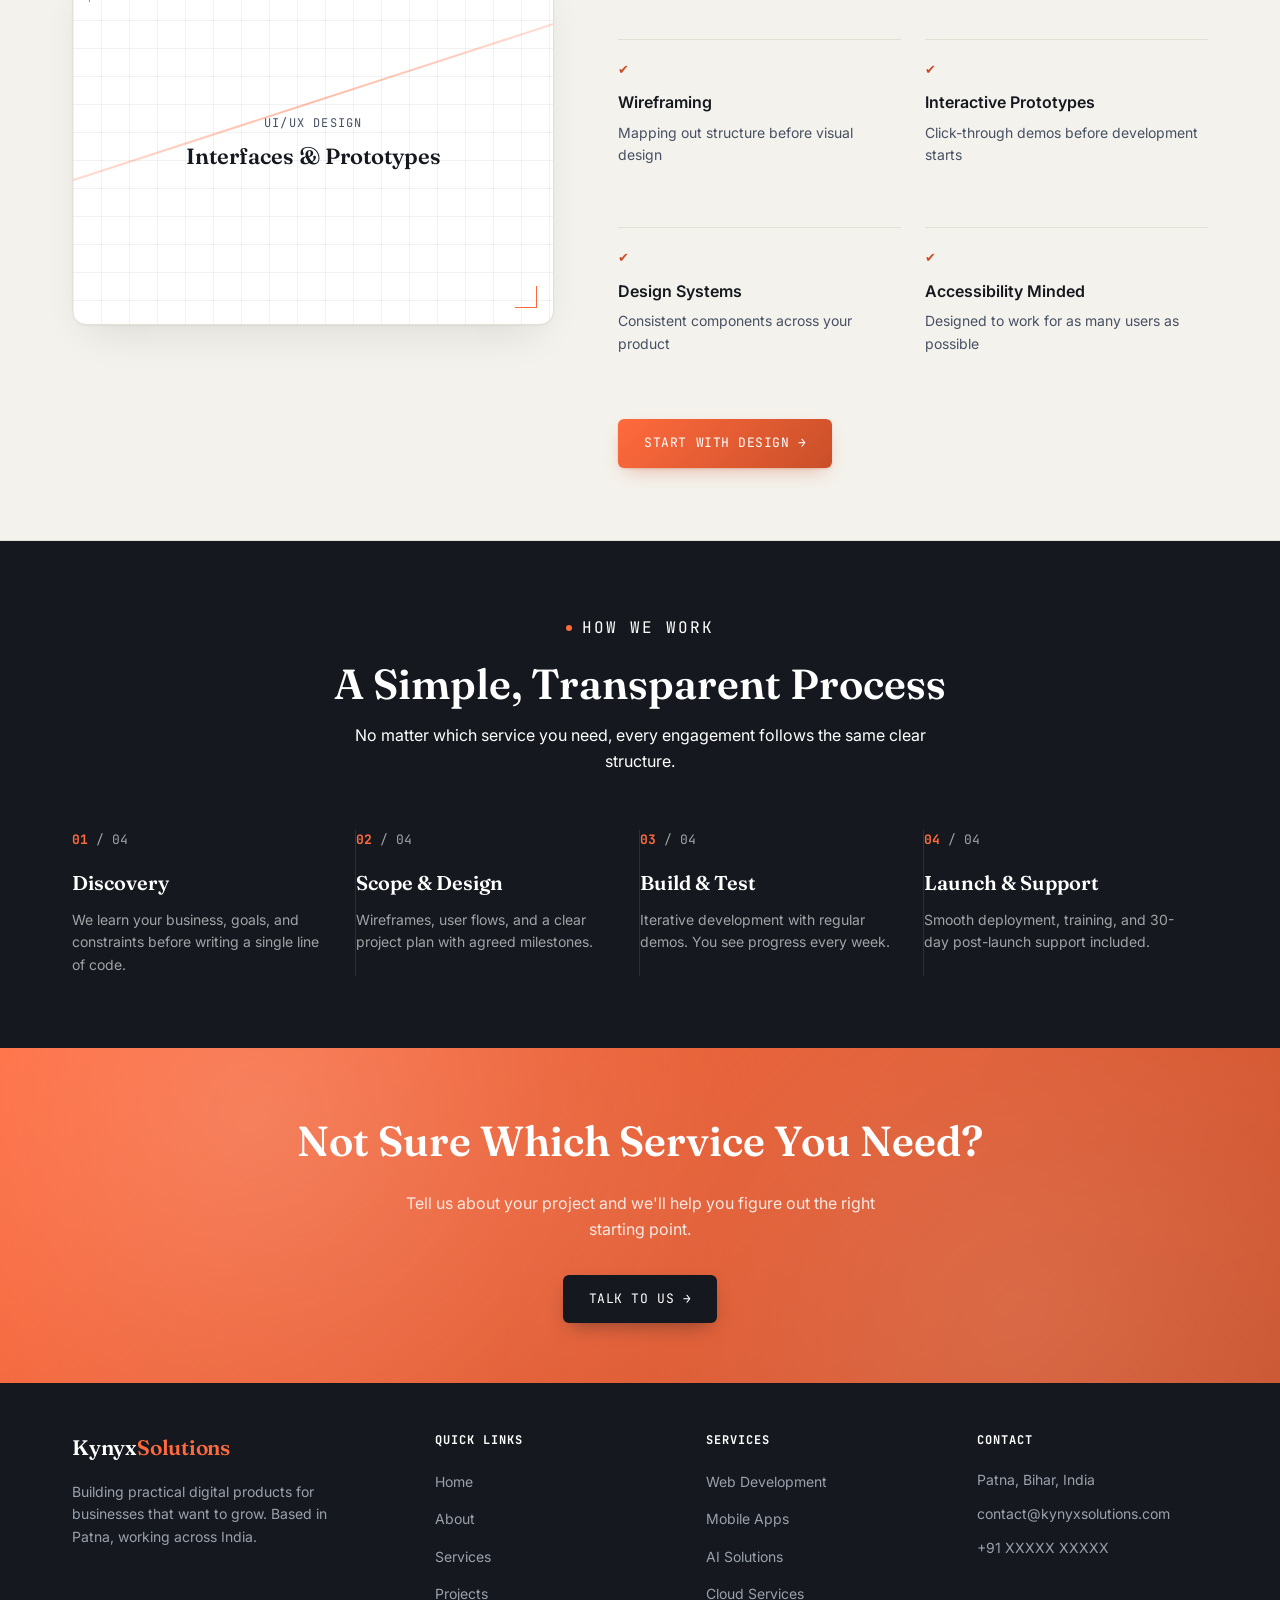
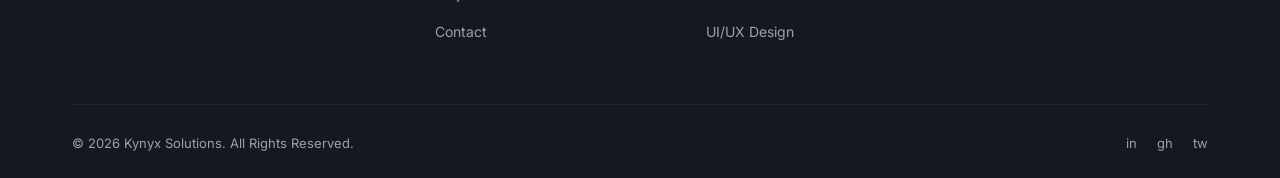
<file: services.html>
<!DOCTYPE html>
<html lang="en">
<head>
  <meta charset="UTF-8" />
  <meta name="viewport" content="width=device-width, initial-scale=1.0" />
  <title>Services | Kynyx Solutions</title>
  <meta name="description" content="Explore Kynyx Solutions' services: web development, mobile applications, AI solutions, cloud services, business analytics, and UI/UX design." />

  <link rel="preconnect" href="https://fonts.googleapis.com" />
  <link rel="preconnect" href="https://fonts.gstatic.com" crossorigin />
  <link href="https://fonts.googleapis.com/css2?family=Fraunces:opsz,wght@9..144,500;9..144,600;9..144,700&family=Inter:wght@400;500;600&family=JetBrains+Mono:wght@400;500&display=swap" rel="stylesheet" />

  <link rel="stylesheet" href="CSS/style.css" />
  <link rel="stylesheet" href="CSS/responsive.css" />
  <link rel="stylesheet" href="CSS/services.css" />
</head>
<body>

  <!-- HEADER -->
  <header class="site-header">
    <nav class="nav">
      <a href="index.html" class="logo">Kynyx<span>Solutions</span></a>
      <ul class="nav-links">
        <li><a href="index.html">Home</a></li>
        <li><a href="about.html">About</a></li>
        <li><a href="services.html" class="active">Services</a></li>
        <li><a href="projects.html">Projects</a></li>
        <li><a href="contact.html">Contact</a></li>
      </ul>
      <a href="contact.html" class="nav-cta">Get Started</a>
      <button class="nav-toggle" aria-label="Toggle navigation menu" aria-expanded="false">
        <span></span><span></span><span></span>
      </button>
    </nav>
  </header>

  <main>

    <!-- PAGE HERO -->
    <section class="page-hero">
      <div class="container">
        <p class="eyebrow">What We Do</p>
        <h1>Practical Technology Services<br>Built Around Your Goals</h1>
        <p>From the first line of code to long-term support, we build digital products that are reliable, scalable, and easy to maintain.</p>
        <div class="services-nav">
          <a href="#web-development">Web Dev</a>
          <a href="#mobile-apps">Mobile</a>
          <a href="#ai-solutions">AI</a>
          <a href="#cloud-services">Cloud</a>
          <a href="#business-analytics">Analytics</a>
          <a href="#ui-ux-design">UI/UX</a>
        </div>
      </div>
    </section>

    <!-- 01 WEB DEVELOPMENT -->
    <section id="web-development" class="service-section" data-reveal="up">
      <div class="container split">
        <div class="about-copy">
          <p class="eyebrow">01 / Web Development</p>
          <h2>Modern Websites &amp; Web Applications</h2>
          <p>We design and build responsive, fast-loading websites and web applications using modern frameworks. Whether it's a marketing site, a customer portal, or a custom internal tool, we focus on clean code and long-term maintainability.</p>
          <div class="feature-grid">
            <div class="feature-item" data-reveal="up">
              <span class="feature-mark">✔</span>
              <h4>Responsive Design</h4>
              <p>Works smoothly across desktop, tablet, and mobile</p>
            </div>
            <div class="feature-item" data-reveal="up">
              <span class="feature-mark">✔</span>
              <h4>SEO Friendly</h4>
              <p>Built with search visibility in mind from day one</p>
            </div>
            <div class="feature-item" data-reveal="up">
              <span class="feature-mark">✔</span>
              <h4>Performance Focused</h4>
              <p>Optimized loading speed and clean codebase</p>
            </div>
            <div class="feature-item" data-reveal="up">
              <span class="feature-mark">✔</span>
              <h4>Easy To Maintain</h4>
              <p>Well-documented code your team can build on</p>
            </div>
          </div>
          <a href="contact.html" class="btn btn-primary svc-cta">Start a Web Project →</a>
        </div>
        <div class="split-visual viz-panel light" data-reveal="right">
          <span class="viz-corner tl"></span>
          <span class="viz-corner br"></span>
          <p class="viz-label">Web Development<strong>Sites &amp; Web Apps</strong></p>
        </div>
      </div>
    </section>

    <!-- 02 MOBILE APPS -->
    <section id="mobile-apps" class="service-section svc-alt" data-reveal="up">
      <div class="container split">
        <div class="split-visual viz-panel" data-reveal="left">
          <span class="viz-corner tl"></span>
          <span class="viz-corner br"></span>
          <p class="viz-label">Mobile Apps<strong>iOS &amp; Android</strong></p>
        </div>
        <div class="about-copy">
          <p class="eyebrow">02 / Mobile Applications</p>
          <h2>Cross-Platform Mobile Apps</h2>
          <p>We build mobile applications that work across iOS and Android from a shared codebase, helping you reach more users without duplicating development effort.</p>
          <div class="feature-grid">
            <div class="feature-item" data-reveal="up">
              <span class="feature-mark">✔</span>
              <h4>Cross-Platform</h4>
              <p>One codebase for iOS and Android</p>
            </div>
            <div class="feature-item" data-reveal="up">
              <span class="feature-mark">✔</span>
              <h4>Smooth UX</h4>
              <p>Native-feeling navigation and interactions</p>
            </div>
            <div class="feature-item" data-reveal="up">
              <span class="feature-mark">✔</span>
              <h4>API Integration</h4>
              <p>Connects cleanly with your existing backend</p>
            </div>
            <div class="feature-item" data-reveal="up">
              <span class="feature-mark">✔</span>
              <h4>App Store Ready</h4>
              <p>Guidance through submission and review</p>
            </div>
          </div>
          <a href="contact.html" class="btn btn-primary svc-cta">Start a Mobile Project →</a>
        </div>
      </div>
    </section>

    <!-- 03 AI SOLUTIONS -->
    <section id="ai-solutions" class="service-section" data-reveal="up">
      <div class="container split">
        <div class="about-copy">
          <p class="eyebrow">03 / AI Solutions</p>
          <h2>Practical AI &amp; Automation</h2>
          <p>We help businesses identify where AI can genuinely save time — automating repetitive tasks, summarizing data, or powering simple chat-based tools — without overcomplicating your existing workflow.</p>
          <div class="feature-grid">
            <div class="feature-item" data-reveal="up">
              <span class="feature-mark">✔</span>
              <h4>Workflow Automation</h4>
              <p>Removing repetitive manual steps</p>
            </div>
            <div class="feature-item" data-reveal="up">
              <span class="feature-mark">✔</span>
              <h4>Data Summarization</h4>
              <p>Turning raw data into readable insights</p>
            </div>
            <div class="feature-item" data-reveal="up">
              <span class="feature-mark">✔</span>
              <h4>Chat &amp; Support Tools</h4>
              <p>Simple AI-assisted customer interactions</p>
            </div>
            <div class="feature-item" data-reveal="up">
              <span class="feature-mark">✔</span>
              <h4>Honest Scoping</h4>
              <p>We tell you when AI isn't the right fit too</p>
            </div>
          </div>
          <a href="contact.html" class="btn btn-primary svc-cta">Explore AI Solutions →</a>
        </div>
        <div class="split-visual viz-panel light" data-reveal="right">
          <span class="viz-corner tl"></span>
          <span class="viz-corner br"></span>
          <p class="viz-label">AI Solutions<strong>Automation &amp; Insights</strong></p>
        </div>
      </div>
    </section>

    <!-- 04 CLOUD SERVICES -->
    <section id="cloud-services" class="service-section svc-alt" data-reveal="up">
      <div class="container split">
        <div class="split-visual viz-panel" data-reveal="left">
          <span class="viz-corner tl"></span>
          <span class="viz-corner br"></span>
          <p class="viz-label">Cloud Services<strong>Infrastructure &amp; Deployment</strong></p>
        </div>
        <div class="about-copy">
          <p class="eyebrow">04 / Cloud Services</p>
          <h2>Cloud Infrastructure &amp; Deployment</h2>
          <p>We set up and manage cloud infrastructure that scales with your traffic and stays cost-efficient — covering deployment pipelines, hosting, and basic monitoring so your product stays online.</p>
          <div class="feature-grid">
            <div class="feature-item" data-reveal="up">
              <span class="feature-mark">✔</span>
              <h4>Scalable Hosting</h4>
              <p>Infrastructure that grows with your traffic</p>
            </div>
            <div class="feature-item" data-reveal="up">
              <span class="feature-mark">✔</span>
              <h4>CI/CD Pipelines</h4>
              <p>Automated, repeatable deployments</p>
            </div>
            <div class="feature-item" data-reveal="up">
              <span class="feature-mark">✔</span>
              <h4>Monitoring &amp; Alerts</h4>
              <p>Know about issues before your users do</p>
            </div>
            <div class="feature-item" data-reveal="up">
              <span class="feature-mark">✔</span>
              <h4>Cost Optimization</h4>
              <p>Right-sized infrastructure, not over-provisioned</p>
            </div>
          </div>
          <a href="contact.html" class="btn btn-primary svc-cta">Discuss Cloud Setup →</a>
        </div>
      </div>
    </section>

    <!-- 05 BUSINESS ANALYTICS -->
    <section id="business-analytics" class="service-section" data-reveal="up">
      <div class="container split">
        <div class="about-copy">
          <p class="eyebrow">05 / Business Analytics</p>
          <h2>Dashboards &amp; Data Insights</h2>
          <p>We turn scattered business data into clear, interactive dashboards — helping you track what matters and make decisions backed by numbers instead of guesswork.</p>
          <div class="feature-grid">
            <div class="feature-item" data-reveal="up">
              <span class="feature-mark">✔</span>
              <h4>Custom Dashboards</h4>
              <p>Built around your specific metrics</p>
            </div>
            <div class="feature-item" data-reveal="up">
              <span class="feature-mark">✔</span>
              <h4>Data Pipeline Setup</h4>
              <p>Connecting and cleaning your data sources</p>
            </div>
            <div class="feature-item" data-reveal="up">
              <span class="feature-mark">✔</span>
              <h4>Reporting Automation</h4>
              <p>Scheduled reports instead of manual exports</p>
            </div>
            <div class="feature-item" data-reveal="up">
              <span class="feature-mark">✔</span>
              <h4>Clear Visualizations</h4>
              <p>Charts that are easy to read at a glance</p>
            </div>
          </div>
          <a href="contact.html" class="btn btn-primary svc-cta">Get a Data Dashboard →</a>
        </div>
        <div class="split-visual viz-panel light" data-reveal="right">
          <span class="viz-corner tl"></span>
          <span class="viz-corner br"></span>
          <p class="viz-label">Business Analytics<strong>Dashboards &amp; Reports</strong></p>
        </div>
      </div>
    </section>

    <!-- 06 UI/UX DESIGN -->
    <section id="ui-ux-design" class="service-section svc-alt" data-reveal="up">
      <div class="container split">
        <div class="split-visual viz-panel" data-reveal="left">
          <span class="viz-corner tl"></span>
          <span class="viz-corner br"></span>
          <p class="viz-label">UI/UX Design<strong>Interfaces &amp; Prototypes</strong></p>
        </div>
        <div class="about-copy">
          <p class="eyebrow">06 / UI/UX Design</p>
          <h2>Interfaces People Enjoy Using</h2>
          <p>We design interfaces that are intuitive first and polished second — wireframing, prototyping, and refining the user experience before a single line of production code is written.</p>
          <div class="feature-grid">
            <div class="feature-item" data-reveal="up">
              <span class="feature-mark">✔</span>
              <h4>Wireframing</h4>
              <p>Mapping out structure before visual design</p>
            </div>
            <div class="feature-item" data-reveal="up">
              <span class="feature-mark">✔</span>
              <h4>Interactive Prototypes</h4>
              <p>Click-through demos before development starts</p>
            </div>
            <div class="feature-item" data-reveal="up">
              <span class="feature-mark">✔</span>
              <h4>Design Systems</h4>
              <p>Consistent components across your product</p>
            </div>
            <div class="feature-item" data-reveal="up">
              <span class="feature-mark">✔</span>
              <h4>Accessibility Minded</h4>
              <p>Designed to work for as many users as possible</p>
            </div>
          </div>
          <a href="contact.html" class="btn btn-primary svc-cta">Start with Design →</a>
        </div>
      </div>
    </section>

    <!-- PROCESS -->
    <section id="how-we-work">
      <div class="container">
        <div class="section-head center">
          <p class="eyebrow">How We Work</p>
          <h2>A Simple, Transparent Process</h2>
          <p>No matter which service you need, every engagement follows the same clear structure.</p>
        </div>
        <div class="process-list">
          <div class="process-step" data-reveal="up">
            <p class="step-num"><strong>01</strong> / 04</p>
            <h3>Discovery</h3>
            <p>We learn your business, goals, and constraints before writing a single line of code.</p>
          </div>
          <div class="process-step" data-reveal="up">
            <p class="step-num"><strong>02</strong> / 04</p>
            <h3>Scope & Design</h3>
            <p>Wireframes, user flows, and a clear project plan with agreed milestones.</p>
          </div>
          <div class="process-step" data-reveal="up">
            <p class="step-num"><strong>03</strong> / 04</p>
            <h3>Build & Test</h3>
            <p>Iterative development with regular demos. You see progress every week.</p>
          </div>
          <div class="process-step" data-reveal="up">
            <p class="step-num"><strong>04</strong> / 04</p>
            <h3>Launch & Support</h3>
            <p>Smooth deployment, training, and 30-day post-launch support included.</p>
          </div>
        </div>
      </div>
    </section>

    <!-- CTA -->
    <section class="cta-band">
      <div class="container">
        <h2>Not Sure Which Service You Need?</h2>
        <p>Tell us about your project and we'll help you figure out the right starting point.</p>
        <a href="contact.html" class="btn btn-primary">Talk To Us →</a>
      </div>
    </section>

  </main>

  <!-- FOOTER -->
  <footer class="site-footer">
    <div class="container">
      <div class="footer-grid">
        <div class="footer-brand">
          <a href="index.html" class="logo">Kynyx<span>Solutions</span></a>
          <p>Building practical digital products for businesses that want to grow. Based in Patna, working across India.</p>
        </div>
        <div class="footer-col">
          <h5>Quick Links</h5>
          <ul>
            <li><a href="index.html">Home</a></li>
            <li><a href="about.html">About</a></li>
            <li><a href="services.html">Services</a></li>
            <li><a href="projects.html">Projects</a></li>
            <li><a href="contact.html">Contact</a></li>
          </ul>
        </div>
        <div class="footer-col">
          <h5>Services</h5>
          <ul>
            <li><a href="#web-development">Web Development</a></li>
            <li><a href="#mobile-apps">Mobile Apps</a></li>
            <li><a href="#ai-solutions">AI Solutions</a></li>
            <li><a href="#cloud-services">Cloud Services</a></li>
            <li><a href="#ui-ux-design">UI/UX Design</a></li>
          </ul>
        </div>
        <div class="footer-col">
          <h5>Contact</h5>
          <ul>
            <li><p>Patna, Bihar, India</p></li>
            <li><p>contact@kynyxsolutions.com</p></li>
            <li><p>+91 XXXXX XXXXX</p></li>
          </ul>
        </div>
      </div>
      <div class="footer-bottom">
        <p>© 2026 Kynyx Solutions. All Rights Reserved.</p>
        <div class="footer-socials">
          <a href="#" aria-label="LinkedIn">in</a>
          <a href="#" aria-label="GitHub">gh</a>
          <a href="#" aria-label="Twitter">tw</a>
        </div>
      </div>
    </div>
  </footer>

  <script src="js/main.js"></script>
  <script src="js/services.js"></script>
</body>
</html>
</file>
<file: CSS/style.css>
/* =========================================================
   Kynyx Solutions — style.css (Light theme)
   Core styles: tokens, layout, components (desktop-first base)
   ========================================================= */

:root {
  /* Color tokens — light theme */
  --paper: #ffffff;
  --paper-dim: #f4f2ec;
  --ink: #15191f;
  --ink-soft: #1f2530;
  --slate: #6b7280;
  --slate-dark: #475063;
  --line: #e3e0d6;
  --line-soft: rgba(21, 25, 31, 0.1);
  --signal: #ff6a3d;
  --signal-dim: #c94f29;

  /* Type tokens */
  --font-display: "Fraunces", Georgia, serif;
  --font-body: "Inter", -apple-system, BlinkMacSystemFont, "Segoe UI", sans-serif;
  --font-mono: "JetBrains Mono", "SFMono-Regular", Consolas, monospace;

  /* Layout tokens */
  --max-w: 1200px;
  --gutter: 32px;
  --radius: 2px;
}
/* -------------------- Reset -------------------- */
* {
  margin: 0;
  padding: 0;
  box-sizing: border-box;
}

html {
  scroll-behavior: smooth;
}

/* Anchor targets get breathing room below the fixed navbar */
section[id] {
  scroll-margin-top: 88px;
}

@media (prefers-reduced-motion: reduce) {
  html {
    scroll-behavior: auto;
  }
  * {
    animation-duration: 0.01ms !important;
    animation-iteration-count: 1 !important;
    transition-duration: 0.01ms !important;
  }
}

body {
  font-family: var(--font-body);
  background: var(--paper);
  color: var(--ink);
  line-height: 1.6;
  -webkit-font-smoothing: antialiased;
  overflow-x: hidden;
}

img {
  max-width: 100%;
  display: block;
}

a {
  color: inherit;
  text-decoration: none;
}

ul {
  list-style: none;
}

button {
  font-family: inherit;
  cursor: pointer;
  border: none;
  background: none;
}

:focus-visible {
  outline: 2px solid var(--signal);
  outline-offset: 3px;
}

.container {
  max-width: var(--max-w);
  margin: 0 auto;
  padding: 0 var(--gutter);
}

section {
  padding: 100px 0;
}

/* -------------------- Eyebrow / labels -------------------- */
.eyebrow {
  display: inline-flex;
  align-items: center;
  gap: 10px;
  font-family: var(--font-mono);
  font-size: 12px;
  letter-spacing: 0.12em;
  text-transform: uppercase;
  color: var(--signal-dim);
  margin-bottom: 18px;
}

.eyebrow::before {
  content: "";
  width: 6px;
  height: 6px;
  background: var(--signal);
  border-radius: 50%;
  display: inline-block;
}

.section-head {
  max-width: 640px;
  margin-bottom: 56px;
}

.section-head h2 {
  font-family: var(--font-display);
  font-size: clamp(28px, 4vw, 42px);
  font-weight: 600;
  line-height: 1.2;
  color: var(--ink);
  margin-bottom: 14px;
}

.section-head p {
  color: var(--slate-dark);
  font-size: 16px;
}

.section-head.center {
  margin-left: auto;
  margin-right: auto;
  text-align: center;
}

/* -------------------- Buttons -------------------- */
.btn {
  display: inline-flex;
  align-items: center;
  gap: 10px;
  font-family: var(--font-mono);
  font-size: 13px;
  letter-spacing: 0.04em;
  text-transform: uppercase;
  padding: 14px 26px;
  border-radius: 6px;
  position: relative;
  overflow: hidden;
  isolation: isolate;
  transition: transform 0.35s cubic-bezier(0.16, 1, 0.3, 1),
              box-shadow 0.35s cubic-bezier(0.16, 1, 0.3, 1),
              background 0.3s ease, color 0.3s ease, border-color 0.3s ease;
}

/* Ripple effect: a circle that scales up from the click point */
.btn .btn-ripple {
  position: absolute;
  border-radius: 50%;
  background: rgba(255, 255, 255, 0.5);
  transform: scale(0);
  pointer-events: none;
  animation: btn-ripple-anim 0.6s ease-out;
}

@keyframes btn-ripple-anim {
  to {
    transform: scale(2.6);
    opacity: 0;
  }
}

.btn-primary {
  background: linear-gradient(135deg, var(--signal) 0%, var(--signal-dim) 100%);
  color: var(--paper);
  box-shadow: 0 1px 2px rgba(201, 79, 41, 0.2), 0 8px 20px -8px rgba(201, 79, 41, 0.45);
}

.btn-primary:hover {
  transform: translateY(-3px) scale(1.02);
  box-shadow: 0 4px 10px rgba(201, 79, 41, 0.25), 0 16px 32px -10px rgba(201, 79, 41, 0.55);
}

.btn-primary:active {
  transform: translateY(-1px) scale(0.99);
}

.btn-outline {
  border: 1px solid var(--line-soft);
  color: var(--ink);
  background: transparent;
}

.btn-outline::after {
  content: "→";
  display: inline-block;
  transition: transform 0.3s cubic-bezier(0.16, 1, 0.3, 1);
}

.btn-outline:hover::after {
  transform: translateX(4px);
}

.btn-outline:hover {
  border-color: var(--signal);
  color: var(--signal-dim);
  transform: translateY(-3px);
  box-shadow: 0 10px 24px -12px rgba(21, 25, 31, 0.18);
}

.btn-outline:active {
  transform: translateY(-1px);
}

/* -------------------- Header / Nav -------------------- */
.site-header {
  position: fixed;
  top: 0;
  left: 0;
  right: 0;
  z-index: 100;
  background: rgba(255, 255, 255, 0.7);
  backdrop-filter: blur(10px);
  -webkit-backdrop-filter: blur(10px);
  border-bottom: 1px solid transparent;
  transition: background 0.4s ease, border-color 0.4s ease, box-shadow 0.4s ease;
}

.site-header.is-scrolled {
  background: rgba(255, 255, 255, 0.85);
  border-bottom-color: var(--line);
  box-shadow: 0 8px 30px rgba(21, 25, 31, 0.06);
}

.nav {
  display: flex;
  align-items: center;
  justify-content: space-between;
  padding: 18px var(--gutter);
  max-width: var(--max-w);
  margin: 0 auto;
  transition: padding 0.35s cubic-bezier(0.16, 1, 0.3, 1);
}

.site-header.is-scrolled .nav {
  padding: 12px var(--gutter);
}

.logo {
  font-family: var(--font-display);
  font-size: 21px;
  font-weight: 600;
  color: var(--ink);
  letter-spacing: -0.01em;
  transition: opacity 0.2s ease;
}

.logo:hover {
  opacity: 0.75;
}

.logo span {
  color: var(--signal);
}

.nav-links {
  display: flex;
  align-items: center;
  gap: 38px;
}

.nav-links a {
  font-family: var(--font-mono);
  font-size: 13px;
  letter-spacing: 0.04em;
  text-transform: uppercase;
  color: var(--slate);
  transition: color 0.25s ease;
  position: relative;
}

.nav-links a::after {
  content: "";
  position: absolute;
  bottom: -6px;
  left: 0;
  right: 0;
  height: 2px;
  background: var(--signal);
  transform: scaleX(0);
  transform-origin: left;
  transition: transform 0.3s cubic-bezier(0.16, 1, 0.3, 1);
}

.nav-links a:hover,
.nav-links a.active {
  color: var(--ink);
}

.nav-links a:hover::after,
.nav-links a.active::after {
  transform: scaleX(1);
}

.nav-cta {
  background: linear-gradient(135deg, var(--signal) 0%, var(--signal-dim) 100%);
  color: var(--paper);
  font-family: var(--font-mono);
  font-size: 13px;
  text-transform: uppercase;
  letter-spacing: 0.04em;
  padding: 11px 22px;
  border-radius: 6px;
  transition: transform 0.3s cubic-bezier(0.16, 1, 0.3, 1), box-shadow 0.3s ease;
  box-shadow: 0 8px 20px -8px rgba(201, 79, 41, 0.45);
}

.nav-cta:hover {
  transform: translateY(-2px) scale(1.03);
  box-shadow: 0 12px 28px -8px rgba(201, 79, 41, 0.55);
}

.nav-toggle {
  display: none;
  flex-direction: column;
  gap: 5px;
  z-index: 101;
  padding: 4px;
}

.nav-toggle span {
  width: 24px;
  height: 2px;
  background: var(--ink);
  transition: transform 0.35s cubic-bezier(0.16, 1, 0.3, 1), opacity 0.25s ease;
  transform-origin: center;
}
/* -------------------- Hero -------------------- */
.hero {
  background: var(--paper-dim);
  color: var(--ink);
  padding: 100px 0 60px;
  position: relative;
  overflow: hidden;
}

.hero::before {
  content: "";
  position: absolute;
  inset: 0;
  background-image:
    linear-gradient(var(--line) 1px, transparent 1px),
    linear-gradient(90deg, var(--line) 1px, transparent 1px);
  background-size: 64px 64px;
  opacity: 0.6;
  mask-image: linear-gradient(to bottom, transparent, rgba(0,0,0,0.6) 40%, transparent);
}

.hero .container {
  position: relative;
  z-index: 1;
  display: grid;
  grid-template-columns: 1.1fr 0.9fr;
  gap: 60px;
  align-items: center;
  min-height: unset;
}

.hero-eyebrow {
  font-family: var(--font-mono);
  font-size: 12px;
  letter-spacing: 0.12em;
  text-transform: uppercase;
  color: var(--signal-dim);
  display: flex;
  align-items: center;
  gap: 10px;
  margin-bottom: 24px;
}

.hero-eyebrow::before {
  content: "";
  width: 28px;
  height: 1px;
  background: var(--signal);
}

.hero h1 {
  font-family: var(--font-display);
  font-size: clamp(38px, 5.4vw, 64px);
  line-height: 1.08;
  font-weight: 600;
  letter-spacing: -0.01em;
  margin-bottom: 24px;
  color: var(--ink);
}

.hero h1 em {
  font-style: normal;
  color: var(--signal-dim);
}

.hero p.lead {
  font-size: 17px;
  color: var(--slate-dark);
  max-width: 480px;
  margin-bottom: 36px;
}

.hero-actions {
  display: flex;
  gap: 18px;
  margin-bottom: 0;
}

/* -------------------- Hero entrance animation -------------------- */
@keyframes hero-fade-up {
  from {
    opacity: 0;
    transform: translateY(28px);
  }
  to {
    opacity: 1;
    transform: translateY(0);
  }
}

@keyframes hero-fade-in-scale {
  from {
    opacity: 0;
    transform: scale(0.96);
  }
  to {
    opacity: 1;
    transform: scale(1);
  }
}

.hero-eyebrow,
.hero h1,
.hero p.lead,
.hero-actions,
.hero-trust {
  opacity: 0;
  animation: hero-fade-up 0.7s cubic-bezier(0.16, 1, 0.3, 1) forwards;
}

.hero-eyebrow  { animation-delay: 0.05s; }
.hero h1       { animation-delay: 0.15s; }
.hero p.lead   { animation-delay: 0.28s; }
.hero-actions  { animation-delay: 0.4s; }

@media (prefers-reduced-motion: reduce) {
  .hero-eyebrow,
  .hero h1,
  .hero p.lead,
  .hero-actions,
  .hero-trust {
    opacity: 1;
    animation: none;
  }
}

/* -------------------- Placeholder visual panels (replace stock photos) -------------------- */
.viz-panel {
  position: relative;
  background: var(--paper);
  border: 1px solid var(--line);
  border-radius: 14px;
  aspect-ratio: 16/9;
  overflow: hidden;
  display: flex;
  align-items: center;
  justify-content: center;
  box-shadow: 0 1px 2px rgba(21, 25, 31, 0.04), 0 20px 40px -16px rgba(21, 25, 31, 0.12);
  transition: transform 0.5s cubic-bezier(0.16, 1, 0.3, 1), box-shadow 0.5s cubic-bezier(0.16, 1, 0.3, 1);
}

.viz-panel:hover {
  transform: translateY(-4px) scale(1.015);
  box-shadow: 0 1px 2px rgba(21, 25, 31, 0.05), 0 28px 56px -16px rgba(21, 25, 31, 0.18);
}

/* Ambient float — only on the hero's primary visual, kept subtle and slow */
@keyframes ambient-float {
  0%, 100% { transform: translateY(0); }
  50%      { transform: translateY(-10px); }
}

.hero > .container > .viz-panel {
  opacity: 0;
  animation: hero-fade-in-scale 0.8s cubic-bezier(0.16, 1, 0.3, 1) forwards,
             ambient-float 6s ease-in-out infinite;
  animation-delay: 0.25s, 1.2s;
}

.hero > .container > .viz-panel:hover {
  animation-play-state: paused, paused;
}

@media (prefers-reduced-motion: reduce) {
  .hero > .container > .viz-panel {
    opacity: 1;
    animation: none;
  }
  .viz-panel:hover {
    transform: none;
  }
}

.viz-panel::before {
  content: "";
  position: absolute;
  inset: 0;
  background-image:
    linear-gradient(rgba(21,25,31,0.06) 1px, transparent 1px),
    linear-gradient(90deg, rgba(21,25,31,0.06) 1px, transparent 1px);
  background-size: 28px 28px;
}

.viz-panel::after {
  content: "";
  position: absolute;
  width: 220%;
  height: 2px;
  background: linear-gradient(90deg, transparent, var(--signal), transparent);
  top: 38%;
  left: -60%;
  transform: rotate(-18deg);
  opacity: 0.45;
}

.viz-panel .viz-corner {
  position: absolute;
  width: 22px;
  height: 22px;
  border: 1px solid var(--signal);
}

.viz-panel .viz-corner.tl { top: 16px; left: 16px; border-right: none; border-bottom: none; }
.viz-panel .viz-corner.br { bottom: 16px; right: 16px; border-left: none; border-top: none; }

.viz-label {
  position: relative;
  z-index: 1;
  font-family: var(--font-mono);
  font-size: 12px;
  letter-spacing: 0.1em;
  text-transform: uppercase;
  color: var(--slate-dark);
  text-align: center;
  padding: 0 24px;
}

.viz-label strong {
  display: block;
  font-family: var(--font-display);
  font-size: 22px;
  color: var(--ink);
  font-weight: 600;
  text-transform: none;
  letter-spacing: 0;
  margin-top: 6px;
}

.viz-panel.flat {
  aspect-ratio: 16/10;
}

.viz-panel.light {
  background: var(--paper-dim);
}

/* -------------------- About / split sections -------------------- */
.split {
  display: grid;
  grid-template-columns: 0.9fr 1.1fr;
  gap: 64px;
  align-items: center;
}

.split .viz-panel {
  aspect-ratio: 4/3;
  max-height: 400px;
}

.split .viz-panel {
  aspect-ratio: 4/3;
  max-height: 400px;
  align-self: center;
}

.about-copy p {
  color: var(--slate-dark);
  margin-bottom: 18px;
}

.about-copy p:last-of-type {
  margin-bottom: 36px;
}

.keyword {
  color: var(--ink);
  font-weight: 600;
  position: relative;
  background: linear-gradient(to top, rgba(255, 106, 61, 0.16) 38%, transparent 38%);
  padding: 0 1px;
}

.feature-grid {
  display: grid;
  grid-template-columns: repeat(2, 1fr);
  gap: 24px;
}

.feature-item {
  padding: 20px 0 0;
  border-top: 1px solid var(--line);
}

.feature-item .feature-mark {
  font-family: var(--font-mono);
  color: var(--signal-dim);
  font-size: 13px;
  margin-bottom: 10px;
  display: block;
}

.feature-item h4 {
  font-size: 16px;
  font-weight: 600;
  margin-bottom: 6px;
}

.feature-item p {
  font-size: 14px;
  color: var(--slate-dark);
}

/* -------------------- Stats strip -------------------- */
.stats-strip {
  background: var(--ink);
  padding: 56px 0;
}

.stats-strip .container {
  display: grid;
  grid-template-columns: repeat(4, 1fr);
  gap: 24px;
}

.stat {
  text-align: center;
  border-left: 1px solid var(--ink-soft);
  transition: transform 0.3s cubic-bezier(0.16, 1, 0.3, 1);
}

.stat:hover {
  transform: translateY(-3px);
}

.stat:first-child {
  border-left: none;
}

.stat .num {
  font-family: var(--font-display);
  font-size: clamp(32px, 4vw, 44px);
  color: var(--signal);
  font-weight: 600;
  line-height: 1;
  margin-bottom: 8px;
  transition: transform 0.4s cubic-bezier(0.34, 1.56, 0.64, 1);
}

.stat .num.is-counted {
  animation: count-settle 0.4s cubic-bezier(0.34, 1.56, 0.64, 1);
}

@keyframes count-settle {
  0%   { transform: scale(1); }
  50%  { transform: scale(1.08); }
  100% { transform: scale(1); }
}

.stat .label {
  font-family: var(--font-mono);
  font-size: 12px;
  letter-spacing: 0.08em;
  text-transform: uppercase;
  color: #b7bdc7;
}

/* -------------------- Services grid -------------------- */
.services-grid {
  display: grid;
  grid-template-columns: repeat(3, 1fr);
  gap: 1px;
  background: var(--line);
  border: 1px solid var(--line);
  margin-bottom:0;
}

.service-card {
  background: var(--paper);
  padding: 38px 32px;
  transition: background 0.3s ease;
  position: relative;
  overflow: hidden;
}

.service-card::before {
  content: "";
  position: absolute;
  top: 0;
  left: 0;
  right: 0;
  height: 3px;
  background: linear-gradient(90deg, var(--signal), var(--signal-dim));
  transform: scaleX(0);
  transform-origin: left;
  transition: transform 0.4s cubic-bezier(0.16, 1, 0.3, 1);
}

.service-card:hover {
  background: var(--paper-dim);
}

.service-card:hover::before {
  transform: scaleX(1);
}

.service-index {
  font-family: var(--font-mono);
  font-size: 13px;
  color: var(--slate-dark);
  margin-bottom: 24px;
  display: block;
  transition: transform 0.3s cubic-bezier(0.16, 1, 0.3, 1);
}

.service-card:hover .service-index {
  transform: translateX(4px);
}

.service-card h3 {
  font-family: var(--font-display);
  font-size: 20px;
  font-weight: 600;
  margin-bottom: 10px;
  color: var(--ink);
  transition: color 0.25s ease;
}

.service-card:hover h3 {
  color: var(--signal-dim);
}

.service-card p {
  font-size: 14px;
  color: var(--slate-dark);
}

/* -------------------- Why choose -------------------- */
.why-grid {
  display: grid;
  grid-template-columns: repeat(4, 1fr);
  gap: 1px;
  background: var(--line);
  border: 1px solid var(--line);
}

.why-card {
  background: var(--paper);
  padding: 32px 28px;
  position: relative;
  overflow: hidden;
  transition: background 0.3s ease;
}

.why-card::before {
  content: "";
  position: absolute;
  top: 0;
  left: 0;
  right: 0;
  height: 3px;
  background: linear-gradient(90deg, var(--signal), var(--signal-dim));
  transform: scaleX(0);
  transform-origin: left;
  transition: transform 0.4s cubic-bezier(0.16, 1, 0.3, 1);
}

.why-card:hover {
  background: var(--paper-dim);
}

.why-card:hover::before {
  transform: scaleX(1);
}

.why-card .feature-mark {
  font-family: var(--font-mono);
  color: var(--signal-dim);
  font-size: 13px;
  margin-bottom: 14px;
  display: block;
  transition: transform 0.3s cubic-bezier(0.16, 1, 0.3, 1);
}

.why-card:hover .feature-mark {
  transform: scale(1.15) rotate(-4deg);
}

.why-card h4 {
  font-size: 16px;
  margin-bottom: 8px;
  color: var(--ink);
}

.why-card p {
  font-size: 14px;
  color: var(--slate-dark);
}

#services {
  padding-bottom: 0;
}

#projects {
  padding-top: 40px;
}

/* -------------------- Projects -------------------- */
.projects-grid {
  display: grid;
  grid-template-columns: repeat(3, 1fr);
  gap: 28px;
}

.project-card {
  border: 1px solid var(--line);
  border-radius: 12px;
  background: var(--paper);
  overflow: hidden;
  transition: transform 0.45s cubic-bezier(0.16, 1, 0.3, 1),
              box-shadow 0.45s cubic-bezier(0.16, 1, 0.3, 1),
              border-color 0.45s ease;
}

.project-card:hover {
  transform: translateY(-8px);
  border-color: var(--signal);
  box-shadow: 0 4px 12px rgba(21,25,31,0.06), 0 24px 48px -12px rgba(21,25,31,0.16);
}

/* Image-zoom: the placeholder panel inside scales slightly on card hover */
.project-card .viz-panel {
  border-radius: 0;
  border: none;
  border-bottom: 1px solid var(--line);
  box-shadow: none;
  transition: transform 0.6s cubic-bezier(0.16, 1, 0.3, 1);
}

.project-card:hover .viz-panel {
  transform: scale(1.04);
}

/* Dark overlay that fades in on hover, with the project's category tag
   appearing as a small pill — purely decorative, no link underneath. */
.project-card .viz-panel::before {
  z-index: 1;
}

.project-overlay {
  position: absolute;
  inset: 0;
  z-index: 2;
  display: flex;
  align-items: flex-end;
  padding: 18px;
  background: linear-gradient(to top, rgba(21, 25, 31, 0.55), transparent 60%);
  opacity: 0;
  transition: opacity 0.4s ease;
}

.project-card:hover .project-overlay {
  opacity: 1;
}

.project-overlay span {
  font-family: var(--font-mono);
  font-size: 11px;
  letter-spacing: 0.08em;
  text-transform: uppercase;
  color: var(--paper);
  background: rgba(255, 106, 61, 0.9);
  padding: 6px 12px;
  border-radius: 100px;
  transform: translateY(8px);
  transition: transform 0.4s cubic-bezier(0.16, 1, 0.3, 1);
}

.project-card:hover .project-overlay span {
  transform: translateY(0);
}

.project-body {
  padding: 26px 26px 30px;
}

.project-tag {
  font-family: var(--font-mono);
  font-size: 11px;
  letter-spacing: 0.08em;
  text-transform: uppercase;
  color: var(--signal-dim);
  margin-bottom: 12px;
  display: block;
}

.project-card h3 {
  font-family: var(--font-display);
  font-size: 19px;
  font-weight: 600;
  margin-bottom: 10px;
  color: var(--ink);
}

.project-card p {
  font-size: 14px;
  color: var(--slate-dark);
}

#projects {
  padding-bottom: 0;
}

.process {
  padding-top: 40px;
}

/* -------------------- Process -------------------- */
.process-list {
  display: grid;
  grid-template-columns: repeat(4, 1fr);
  gap: 0;
  position: relative;
}

.process-step {
  padding: 0 24px 0 0;
  border-right: 1px solid var(--line);
  position: relative;
}

.process-step:last-child {
  border-right: none;
}

.process-step .step-num {
  font-family: var(--font-mono);
  font-size: 13px;
  color: var(--slate-dark);
}

.process-step .step-num strong {
  color: var(--signal-dim);
}

.process-step h3 {
  font-family: var(--font-display);
  font-size: 20px;
  font-weight: 600;
  margin: 16px 0 10px;
  color: var(--ink);
}

.process-step p {
  font-size: 14px;
  color: var(--slate-dark);
}
/* -------------------- Testimonials -------------------- */
.testimonials-section {
  background: var(--ink);
  color: var(--paper);
}

.section-head.on-dark h2 {
  color: var(--paper);
}

.section-head.on-dark p {
  color: var(--slate);
}

.testimonial-track-wrap {
  position: relative;
  max-width: 680px;
  margin: 0 auto;
  min-height: 200px;
}

.testimonial-track {
  position: relative;
}

.testimonial-card {
  position: absolute;
  inset: 0;
  opacity: 0;
  visibility: hidden;
  transition: opacity 0.5s ease;
  text-align: center;
}

.testimonial-card.is-active {
  opacity: 1;
  visibility: visible;
  position: relative;
}

.testimonial-quote {
  font-family: var(--font-display);
  font-size: clamp(19px, 2.4vw, 24px);
  font-weight: 500;
  line-height: 1.5;
  color: var(--paper);
  margin-bottom: 24px;
}

.testimonial-quote::before {
  content: "“";
  color: var(--signal);
}

.testimonial-quote::after {
  content: "”";
  color: var(--signal);
}

.testimonial-role {
  font-family: var(--font-mono);
  font-size: 12px;
  letter-spacing: 0.08em;
  text-transform: uppercase;
  color: var(--slate);
}

.testimonial-dots {
  display: flex;
  justify-content: center;
  gap: 10px;
  margin-top: 40px;
}

.testimonial-dot {
  width: 8px;
  height: 8px;
  border-radius: 50%;
  background: var(--ink-soft);
  border: 1px solid var(--line);
  transition: background 0.3s ease, transform 0.3s ease;
}

.testimonial-dot.active {
  background: var(--signal);
  transform: scale(1.25);
}

.testimonial-dot:hover {
  background: var(--signal-dim);
}

/* -------------------- CTA band -------------------- */
.cta-band {
  background: linear-gradient(135deg, var(--signal) 0%, var(--signal-dim) 100%);
  color: var(--paper);
  text-align: center;
  padding: 60px 0;
  position: relative;
  overflow: hidden;
}

.cta-band::before {
  content: "";
  position: absolute;
  inset: 0;
  background: radial-gradient(circle at 20% 20%, rgba(255,255,255,0.18), transparent 45%),
              radial-gradient(circle at 80% 80%, rgba(255,255,255,0.12), transparent 50%);
}

.cta-band .container {
  position: relative;
  z-index: 1;
}

.cta-band h2 {
  font-family: var(--font-display);
  font-size: clamp(28px, 4vw, 42px);
  font-weight: 600;
  margin-bottom: 16px;
}

.cta-band p {
  max-width: 480px;
  margin: 0 auto 32px;
  color: rgba(255,255,255,0.85);
}

.cta-band .btn-primary {
  background: var(--ink);
  color: var(--paper);
  box-shadow: 0 8px 20px -8px rgba(21, 25, 31, 0.5);
}

.cta-band .btn-primary:hover {
  background: var(--ink-soft);
  box-shadow: 0 12px 28px -8px rgba(21, 25, 31, 0.6);
}

/* -------------------- Contact -------------------- */
.contact-grid {
  display: grid;
  grid-template-columns: 0.9fr 1.1fr;
  gap: 60px;
}

.contact-info-item {
  display: flex;
  gap: 16px;
  margin-bottom: 28px;
  align-items: flex-start;
}

.contact-info-item .ci-mark {
  font-family: var(--font-mono);
  font-size: 12px;
  color: var(--signal-dim);
  border: 1px solid var(--line);
  border-radius: 50%;
  width: 36px;
  height: 36px;
  display: flex;
  align-items: center;
  justify-content: center;
  flex-shrink: 0;
}

.contact-info-item h4 {
  font-size: 15px;
  margin-bottom: 4px;
  color: var(--ink);
}

.contact-info-item p {
  font-size: 14px;
  color: var(--slate-dark);
}

.contact-form {
  background: var(--paper-dim);
  padding: 36px;
  border-radius: 14px;
  border: 1px solid var(--line);
  transition: box-shadow 0.4s ease;
}

.form-row {
  display: grid;
  grid-template-columns: 1fr 1fr;
  gap: 18px;
}

.field {
  margin-bottom: 20px;
}

.field:not(.field-floating) label {
  display: block;
  font-family: var(--font-mono);
  font-size: 11px;
  letter-spacing: 0.08em;
  text-transform: uppercase;
  color: var(--slate-dark);
  margin-bottom: 8px;
  transition: color 0.25s ease;
}

.field:not(.field-floating):focus-within label {
  color: var(--signal-dim);
}

.field input,
.field textarea {
  width: 100%;
  padding: 13px 14px;
  border: 1px solid var(--line);
  background: var(--paper);
  font-family: var(--font-body);
  font-size: 14px;
  color: var(--ink);
  border-radius: 8px;
  transition: border-color 0.3s ease, box-shadow 0.3s ease, transform 0.2s ease;
}

.field input:focus,
.field textarea:focus {
  border-color: var(--signal);
  outline: none;
  box-shadow: 0 0 0 4px rgba(255, 106, 61, 0.12);
}

.field input:hover,
.field textarea:hover {
  border-color: var(--slate);
}

.field textarea {
  resize: vertical;
  min-height: 120px;
}

/* -------------------- Floating labels --------------------
   Label sits inside the field at rest, then rises above the
   border once the field has focus or content (placeholder=" "
   combined with :placeholder-shown lets us detect "empty"). */
.field-floating {
  position: relative;
}

.field-floating input,
.field-floating textarea {
  padding-top: 20px;
  padding-bottom: 8px;
}

.field-floating textarea {
  padding-top: 22px;
}

.field-floating label {
  position: absolute;
  left: 14px;
  top: 14px;
  font-family: var(--font-mono);
  font-size: 13px;
  color: var(--slate-dark);
  background: transparent;
  pointer-events: none;
  transform-origin: left top;
  transition: transform 0.25s cubic-bezier(0.16, 1, 0.3, 1), color 0.25s ease, top 0.25s ease;
}

.field-floating input:focus + label,
.field-floating textarea:focus + label,
.field-floating input:not(:placeholder-shown) + label,
.field-floating textarea:not(:placeholder-shown) + label {
  top: 7px;
  transform: scale(0.78);
  color: var(--signal-dim);
  letter-spacing: 0.06em;
  text-transform: uppercase;
}

/* -------------------- Validation -------------------- */
/* Shown briefly when a field fails validation */
.field.field-error input,
.field.field-error textarea {
  border-color: #c94f29;
  animation: field-shake 0.4s ease;
}

.field-floating.field-error label {
  color: #c94f29;
}

@keyframes field-shake {
  0%, 100% { transform: translateX(0); }
  25%      { transform: translateX(-4px); }
  75%      { transform: translateX(4px); }
}

.form-status {
  margin-top: 4px;
  font-size: 13px;
  font-family: var(--font-mono);
  min-height: 18px;
  color: var(--slate-dark);
  opacity: 0;
  transform: translateY(-4px);
  transition: opacity 0.3s ease, transform 0.3s ease;
}

.form-status.is-visible {
  opacity: 1;
  transform: translateY(0);
}

.form-status.success {
  color: #2f8a4e;
}

@media (prefers-reduced-motion: reduce) {
  .field.field-error input,
  .field.field-error textarea {
    animation: none;
  }
}
/* -------------------- Footer -------------------- */
.site-footer {
  background: var(--ink);
  color: var(--slate);
  padding: 48px 0 24px;
}

.footer-grid {
  display: grid;
  grid-template-columns: 1.4fr 1fr 1fr 1fr;
  gap: 40px;
  padding-bottom: 48px;
  border-bottom: 1px solid var(--ink-soft);
  margin-bottom: 28px;
}

.footer-brand .logo {
  margin-bottom: 16px;
  display: inline-block;
  color: var(--paper);
}

.footer-brand p {
  font-size: 14px;
  color: #9aa1ad;
  max-width: 280px;
}

.footer-col h5 {
  font-family: var(--font-mono);
  font-size: 12px;
  letter-spacing: 0.08em;
  text-transform: uppercase;
  color: var(--paper);
  margin-bottom: 18px;
}

.footer-col ul li {
  margin-bottom: 12px;
}

.footer-col ul li a,
.footer-col p {
  font-size: 14px;
  color: #9aa1ad;
  transition: color 0.2s ease;
}

.footer-col ul li a {
  position: relative;
  display: inline-block;
}

.footer-col ul li a::after {
  content: "";
  position: absolute;
  bottom: -3px;
  left: 0;
  width: 100%;
  height: 1px;
  background: var(--signal);
  transform: scaleX(0);
  transform-origin: left;
  transition: transform 0.3s cubic-bezier(0.16, 1, 0.3, 1);
}

.footer-col ul li a:hover {
  color: var(--signal);
}

.footer-col ul li a:hover::after {
  transform: scaleX(1);
}

.footer-bottom {
  display: flex;
  justify-content: space-between;
  align-items: center;
  font-size: 13px;
  color: #9aa1ad;
}

.footer-socials {
  display: flex;
  gap: 20px;
}

.footer-socials a {
  display: inline-flex;
  transition: transform 0.3s cubic-bezier(0.34, 1.56, 0.64, 1), color 0.25s ease;
}

.footer-socials a:hover {
  color: var(--signal);
  transform: translateY(-3px) rotate(-6deg);
}

/* -------------------- Scroll reveal (driven by main.js) -------------------- */
/* Default / fade-up — applied automatically by JS unless data-reveal overrides it */
.reveal,
[data-reveal="up"] {
  opacity: 0;
  transform: translateY(28px);
  transition: opacity 0.7s cubic-bezier(0.16, 1, 0.3, 1), transform 0.7s cubic-bezier(0.16, 1, 0.3, 1);
}

[data-reveal="left"] {
  opacity: 0;
  transform: translateX(-32px);
  transition: opacity 0.7s cubic-bezier(0.16, 1, 0.3, 1), transform 0.7s cubic-bezier(0.16, 1, 0.3, 1);
}

[data-reveal="right"] {
  opacity: 0;
  transform: translateX(32px);
  transition: opacity 0.7s cubic-bezier(0.16, 1, 0.3, 1), transform 0.7s cubic-bezier(0.16, 1, 0.3, 1);
}

[data-reveal="zoom"] {
  opacity: 0;
  transform: scale(0.92);
  transition: opacity 0.6s cubic-bezier(0.16, 1, 0.3, 1), transform 0.6s cubic-bezier(0.16, 1, 0.3, 1);
}

[data-reveal="scale"] {
  opacity: 0;
  transform: scale(0.88);
  transition: opacity 0.55s cubic-bezier(0.34, 1.56, 0.64, 1), transform 0.55s cubic-bezier(0.34, 1.56, 0.64, 1);
}

.reveal-visible,
[data-reveal].reveal-visible {
  opacity: 1;
  transform: none;
}

/* Stagger helper — JS adds incremental transition-delay via inline style for grids,
   but this class covers simple fixed steps when inline delay isn't set */
[data-reveal-group] > * {
  transition-delay: calc(var(--reveal-index, 0) * 90ms);
}

@media (prefers-reduced-motion: reduce) {
  .reveal,
  [data-reveal] {
    opacity: 1;
    transform: none;
    transition: none;
  }
}

/* -------------------- About page specific -------------------- */
.page-hero {
  background: var(--paper-dim);
  color: var(--ink);
  padding: 100px 0 60px;
  text-align: center;
  position: relative;
  overflow: hidden;
}

.page-hero::before {
  content: "";
  position: absolute;
  inset: 0;
  background-image:
    linear-gradient(var(--line) 1px, transparent 1px),
    linear-gradient(90deg, var(--line) 1px, transparent 1px);
  background-size: 64px 64px;
  opacity: 0.6;
  mask-image: radial-gradient(circle at center, rgba(0,0,0,0.6), transparent 70%);
}

.page-hero .container {
  position: relative;
  z-index: 1;
}

.page-hero .eyebrow {
  justify-content: center;
}

.page-hero h1 {
  font-family: var(--font-display);
  font-size: clamp(32px, 5vw, 50px);
  font-weight: 600;
  line-height: 1.15;
  max-width: 760px;
  margin: 0 auto 18px;
  color: var(--ink);
}

.page-hero p {
  color: var(--slate-dark);
  max-width: 540px;
  margin: 0 auto;
}

.page-hero .eyebrow,
.page-hero h1,
.page-hero p {
  opacity: 0;
  animation: hero-fade-up 0.7s cubic-bezier(0.16, 1, 0.3, 1) forwards;
}

.page-hero .eyebrow { animation-delay: 0.05s; }
.page-hero h1       { animation-delay: 0.15s; }
.page-hero p         { animation-delay: 0.28s; }

@media (prefers-reduced-motion: reduce) {
  .page-hero .eyebrow,
  .page-hero h1,
  .page-hero p {
    opacity: 1;
    animation: none;
  }
}

.mission-vision {
  display: grid;
  grid-template-columns: 1fr 1fr;
  gap: 24px;
  margin-top: 36px;
}

.mv-card {
  border-top: 2px solid var(--signal);
  padding-top: 18px;
}

.mv-card h3 {
  font-family: var(--font-display);
  font-size: 18px;
  margin-bottom: 8px;
  color: var(--ink);
}

.mv-card p {
  font-size: 14px;
  color: var(--slate-dark);
}

.why-band .section-head {
  margin-left: auto;
  margin-right: auto;
  text-align: center;
}

.values-grid {
  display: grid;
  grid-template-columns: repeat(4, 1fr);
  gap: 24px;
}

.value-card {
  text-align: center;
  padding: 8px;
}

.value-card .value-mark {
  width: 52px;
  height: 52px;
  border: 1px solid var(--line);
  border-radius: 50%;
  display: flex;
  align-items: center;
  justify-content: center;
  margin: 0 auto 18px;
  font-family: var(--font-mono);
  font-size: 13px;
  color: var(--signal-dim);
}

.value-card h4 {
  font-size: 16px;
  margin-bottom: 8px;
  color: var(--ink);
}

.value-card p {
  font-size: 14px;
  color: var(--slate-dark);
}

.team-grid {
  display: grid;
  grid-template-columns: repeat(3, 1fr);
  gap: 28px;
}

.team-card {
  text-align: center;
}

.team-card .viz-panel {
  aspect-ratio: 1/1;
  margin-bottom: 20px;
  border-radius: 50%;
  overflow: hidden;
}

.team-card .viz-panel::after {
  display: none;
}

.team-card h4 {
  font-size: 16px;
  margin-bottom: 4px;
  color: var(--ink);
}

.team-card span {
  font-family: var(--font-mono);
  font-size: 12px;
  color: var(--signal-dim);
}
#story {
  padding-bottom: 0;
}

.why-band {
  padding-top: 40px;
}
.why-band {
  padding-bottom: 0;
}

#values {
  padding-top: 40px;
}
#values {
  padding-bottom: 0;
}

#journey {
  padding-top: 40px;
}

#team {
  padding-top: 40px;
  padding-bottom: 0;
}

#faq {
  padding-top: 40px;
}

#journey {
  padding-bottom: 0;
}

#faq {
  padding-bottom: 0;
}

.cta-band {
  margin-top: 0;
}
</file>
<file: CSS/responsive.css>
/* =====================
   RESPONSIVE.CSS
   Kynyx Solutions
===================== */

/* ── TABLETS (max 1024px) ── */
@media (max-width: 1024px) {

  .hero-content {
    grid-template-columns: 1fr;
    gap: 40px;
  }

  .hero-right {
    display: none;
  }

  .about-content {
    grid-template-columns: 1fr;
    gap: 40px;
  }

  .why-content {
    grid-template-columns: 1fr;
    gap: 40px;
  }

  .why-right {
    display: none;
  }

  .services-grid {
    grid-template-columns: repeat(2, 1fr);
  }

  .projects-grid {
    grid-template-columns: repeat(2, 1fr);
  }

  .testimonial-grid {
    grid-template-columns: repeat(2, 1fr);
  }

  .process-grid {
    grid-template-columns: repeat(2, 1fr);
    gap: 32px;
  }

  .stats-grid {
    grid-template-columns: repeat(2, 1fr);
  }

  .trust-grid {
    grid-template-columns: repeat(2, 1fr);
  }

  .footer-grid {
    grid-template-columns: repeat(2, 1fr);
    gap: 40px;
  }

  .contact-wrapper {
    grid-template-columns: 1fr;
    gap: 40px;
  }
}

/* ── SMALL TABLETS (max 768px) ── */
@media (max-width: 768px) {

  /* NAV */
  .nav-menu {
    display: none;
    flex-direction: column;
    position: absolute;
    top: 68px;
    left: 0;
    width: 100%;
    background: #ffffff;
    padding: 24px;
    border-bottom: 1px solid #E4E6EC;
    box-shadow: 0 8px 24px rgba(0,0,0,0.08);
    z-index: 999;
  }

  .nav-menu.active {
    display: flex;
  }

  .nav-menu li {
    width: 100%;
  }

  .nav-menu a {
    display: block;
    padding: 12px 0;
    font-size: 16px;
    border-bottom: 1px solid #F0F0F0;
  }

  .nav-btn {
    display: none;
  }

  .hamburger {
    display: flex;
  }

  /* HERO */
  .hero {
    padding: 56px 0 48px;
  }

  .hero h1 {
    font-size: 32px;
  }

  .hero p {
    font-size: 15px;
  }

  .hero-buttons {
    flex-direction: column;
    gap: 12px;
  }

  .primary-btn,
  .secondary-btn {
    text-align: center;
    width: 100%;
  }

  /* TRUSTED */
  .trusted-grid {
    grid-template-columns: repeat(2, 1fr);
    gap: 16px;
  }

  /* SERVICES */
  .services-grid {
    grid-template-columns: 1fr;
  }

  /* PROJECTS */
  .projects-grid {
    grid-template-columns: 1fr;
  }

  /* TESTIMONIALS */
  .testimonial-grid {
    grid-template-columns: 1fr;
  }

  /* PROCESS */
  .process-grid {
    grid-template-columns: 1fr;
  }

  /* STATS */
  .stats-grid {
    grid-template-columns: repeat(2, 1fr);
  }

  /* TRUST BANNER */
  .trust-grid {
    grid-template-columns: repeat(2, 1fr);
  }

  /* SECTION HEADERS */
  .section-header h2 {
    font-size: 26px;
  }

  /* CTA */
  .cta h2 {
    font-size: 26px;
  }

  /* FOOTER */
  .footer-grid {
    grid-template-columns: 1fr;
    gap: 32px;
  }

  .footer-bottom {
    text-align: center;
  }
}

/* ── MOBILE (max 480px) ── */
@media (max-width: 480px) {

  .container {
    padding: 0 16px;
  }

  /* HERO */
  .hero {
    padding: 40px 0 36px;
  }

  .hero h1 {
    font-size: 26px;
    line-height: 1.2;
  }

  .hero-badge {
    font-size: 11px;
  }

  /* ABOUT FEATURES */
  .about-features {
    grid-template-columns: 1fr;
  }

  /* STATS */
  .stats-grid {
    grid-template-columns: repeat(2, 1fr);
    gap: 16px;
  }

  .stat-card h2 {
    font-size: 28px;
  }

  /* TRUST BANNER */
  .trust-grid {
    grid-template-columns: repeat(2, 1fr);
    gap: 16px;
  }

  /* WHY LIST */
  .why-list {
    grid-template-columns: 1fr;
  }

  /* SECTION HEADERS */
  .section-header h2 {
    font-size: 22px;
  }

  .section-header p {
    font-size: 14px;
  }

  /* SERVICE CARDS */
  .service-card {
    padding: 24px 20px;
  }

  /* TESTIMONIALS */
  .testimonial-card {
    padding: 24px 20px;
  }

  /* CONTACT FORM */
  .contact-form input,
  .contact-form textarea {
    font-size: 14px;
  }

  /* CTA */
  .cta h2 {
    font-size: 22px;
  }

  .cta-btn {
    width: 100%;
    text-align: center;
  }

  /* FOOTER */
  .footer-grid {
    gap: 24px;
  }

  .footer h2 {
    font-size: 20px;
  }
}
</file>
<file: CSS/projects.css>
/* =====================
   PROJECTS.CSS
   Kynyx Solutions
===================== */

/* ── FILTER TABS ── */
#filter-section {
  padding: 32px 0;
  border-bottom: 1px solid var(--line);
  background: var(--paper);
  position: sticky;
  top: 68px;
  z-index: 80;
}

.filter-tabs {
  display: flex;
  gap: 10px;
  flex-wrap: wrap;
  justify-content: center;
}

.filter-tab {
  font-family: var(--font-mono);
  font-size: 12px;
  letter-spacing: 0.08em;
  text-transform: uppercase;
  color: var(--slate-dark);
  border: 1px solid var(--line);
  background: var(--paper);
  padding: 9px 20px;
  border-radius: 100px;
  cursor: pointer;
  transition: all 0.25s ease;
}

.filter-tab:hover {
  border-color: var(--signal);
  color: var(--signal-dim);
}

.filter-tab.active {
  background: var(--signal);
  color: var(--paper);
  border-color: var(--signal);
}

/* ── PROJECTS GRID ── */
#all-projects {
  padding: 56px 0;
}

.projects-grid {
  display: grid;
  grid-template-columns: repeat(3, 1fr);
  gap: 28px;
}

/* ── PROJECT CARD ── */
.project-card {
  border: 1px solid var(--line);
  border-radius: 12px;
  background: var(--paper);
  overflow: hidden;
  transition: transform 0.45s cubic-bezier(0.16, 1, 0.3, 1),
              box-shadow 0.45s cubic-bezier(0.16, 1, 0.3, 1),
              border-color 0.3s ease;
  opacity: 0;
  transform: translateY(24px);
}

.project-card.reveal-visible {
  opacity: 1;
  transform: translateY(0);
  transition: opacity 0.6s cubic-bezier(0.16, 1, 0.3, 1),
              transform 0.6s cubic-bezier(0.16, 1, 0.3, 1),
              box-shadow 0.45s ease,
              border-color 0.3s ease;
}

.project-card:hover {
  transform: translateY(-8px);
  border-color: var(--signal);
  box-shadow: 0 4px 12px rgba(21,25,31,0.06),
              0 24px 48px -12px rgba(21,25,31,0.16);
}

/* ── VIZ PANEL IN CARD ── */
.project-card .viz-panel {
  border-radius: 0;
  border: none;
  border-bottom: 1px solid var(--line);
  box-shadow: none;
  aspect-ratio: 16/9;
  transition: transform 0.6s cubic-bezier(0.16, 1, 0.3, 1);
}

.project-card:hover .viz-panel {
  transform: scale(1.03);
}

/* ── PROJECT BODY ── */
.project-body {
  padding: 24px 26px 28px;
}

.project-tag {
  font-family: var(--font-mono);
  font-size: 11px;
  letter-spacing: 0.08em;
  text-transform: uppercase;
  color: var(--signal-dim);
  margin-bottom: 10px;
  display: block;
}

.project-card h3 {
  font-family: var(--font-display);
  font-size: 18px;
  font-weight: 600;
  margin-bottom: 10px;
  color: var(--ink);
  line-height: 1.3;
}

.project-card p {
  font-size: 14px;
  color: var(--slate-dark);
  line-height: 1.65;
  margin-bottom: 16px;
}

/* ── TECH TAGS ── */
.tech-tags {
  display: flex;
  gap: 8px;
  flex-wrap: wrap;
  margin-bottom: 18px;
}

.tech-tags span {
  font-family: var(--font-mono);
  font-size: 11px;
  color: var(--slate-dark);
  background: var(--paper-dim);
  border: 1px solid var(--line);
  padding: 4px 10px;
  border-radius: 4px;
  letter-spacing: 0.04em;
}

/* ── PROJECT LINK ── */
.project-link {
  font-family: var(--font-mono);
  font-size: 12px;
  letter-spacing: 0.06em;
  text-transform: uppercase;
  color: var(--signal-dim);
  display: inline-flex;
  align-items: center;
  gap: 6px;
  transition: gap 0.2s ease, color 0.2s ease;
}

.project-link:hover {
  gap: 10px;
  color: var(--signal);
}

/* ── NO RESULTS ── */
.no-results {
  text-align: center;
  font-family: var(--font-mono);
  font-size: 14px;
  color: var(--slate);
  padding: 48px 0;
}

/* ── PROCESS SECTION ── */
.prj-process {
  padding: 72px 0;
  background: var(--ink);
}

.prj-process .section-head h2,
.prj-process .section-head p {
  color: var(--paper);
}

.prj-process .eyebrow {
  color: var(--signal);
}

.prj-process .process-step {
  border-right-color: rgba(255,255,255,0.1);
  padding: 0 32px 0 0;
}

.prj-process .process-step:last-child {
  border-right: none;
}

.prj-process .step-num {
  color: rgba(255,255,255,0.4);
}

.prj-process .step-num strong {
  color: var(--signal);
}

.prj-process .process-step h3 {
  color: var(--paper);
}

.prj-process .process-step p {
  color: rgba(255,255,255,0.6);
}

/* ── HIDDEN CARD (filter) ── */
.project-card.is-hidden {
  display: none;
}

/* ── RESPONSIVE ── */
@media (max-width: 900px) {
  .projects-grid {
    grid-template-columns: repeat(2, 1fr);
  }
}

@media (max-width: 600px) {
  .projects-grid {
    grid-template-columns: 1fr;
  }
  .filter-tabs {
    gap: 8px;
  }
  .filter-tab {
    font-size: 11px;
    padding: 7px 14px;
  }
  #filter-section {
    padding: 20px 0;
  }
  .prj-process {
    padding: 48px 0;
  }
}
</file>
<file: CSS/services.css>
/* =====================
   SERVICES.CSS
   Kynyx Solutions
===================== */

/* ── HERO NAV PILLS ── */
.services-nav {
  display: flex;
  gap: 12px;
  flex-wrap: wrap;
  margin-top: 32px;
  justify-content: center;
}

.services-nav a {
  font-family: var(--font-mono);
  font-size: 12px;
  letter-spacing: 0.08em;
  text-transform: uppercase;
  color: var(--slate-dark);
  border: 1px solid var(--line);
  padding: 8px 18px;
  border-radius: 100px;
  transition: all 0.25s ease;
  background: var(--paper);
}

.services-nav a:hover,
.services-nav a.is-active {
  background: var(--signal);
  color: var(--paper);
  border-color: var(--signal);
}

/* ── SERVICE SECTIONS ── */
.service-section {
  padding: 72px 0;
  border-bottom: 1px solid var(--line);
}

.service-section:last-of-type {
  border-bottom: none;
}

.svc-alt {
  background: var(--paper-dim);
}

/* ── SPLIT VISUAL HEIGHT FIX ── */
.service-section .split-visual {
  aspect-ratio: 4/3;
  max-height: 380px;
  align-self: center;
}

/* ── H2 IN SERVICE SECTIONS ── */
.service-section h2 {
  font-family: var(--font-display);
  font-size: clamp(28px, 4vw, 38px);
  font-weight: 600;
  margin-bottom: 18px;
  line-height: 1.2;
  color: var(--ink);
}

/* ── CTA BUTTON IN EACH SERVICE ── */
.svc-cta {
  margin-top: 28px;
  display: inline-flex;
}

/* ── PROCESS SECTION ── */
#how-we-work {
  padding: 72px 0;
  background: var(--ink);
}

#how-we-work .section-head h2,
#how-we-work .section-head p {
  color: var(--paper);
}

#how-we-work .eyebrow {
  color: var(--signal);
}

#how-we-work .process-list {
  margin-top: 0;
}

#how-we-work .process-step {
  border-right-color: rgba(255,255,255,0.1);
  padding: 0 32px 0 0;
}

#how-we-work .process-step:last-child {
  border-right: none;
}

#how-we-work .step-num {
  color: rgba(255,255,255,0.4);
}

#how-we-work .step-num strong {
  color: var(--signal);
}

#how-we-work .process-step h3 {
  color: var(--paper);
}

#how-we-work .process-step p {
  color: rgba(255,255,255,0.6);
}

/* ── STICKY SERVICE NAV (scrolled) ── */
.svc-sticky-nav {
  position: fixed;
  top: 68px;
  left: 0;
  right: 0;
  z-index: 90;
  background: rgba(255,255,255,0.95);
  backdrop-filter: blur(10px);
  border-bottom: 1px solid var(--line);
  padding: 10px 0;
  transform: translateY(-100%);
  transition: transform 0.35s cubic-bezier(0.16, 1, 0.3, 1);
  display: flex;
  justify-content: center;
  gap: 4px;
}

.svc-sticky-nav.is-visible {
  transform: translateY(0);
}

.svc-sticky-nav a {
  font-family: var(--font-mono);
  font-size: 11px;
  letter-spacing: 0.08em;
  text-transform: uppercase;
  color: var(--slate);
  padding: 6px 14px;
  border-radius: 100px;
  transition: all 0.2s ease;
}

.svc-sticky-nav a:hover,
.svc-sticky-nav a.is-active {
  background: var(--signal);
  color: var(--paper);
}
</file>
